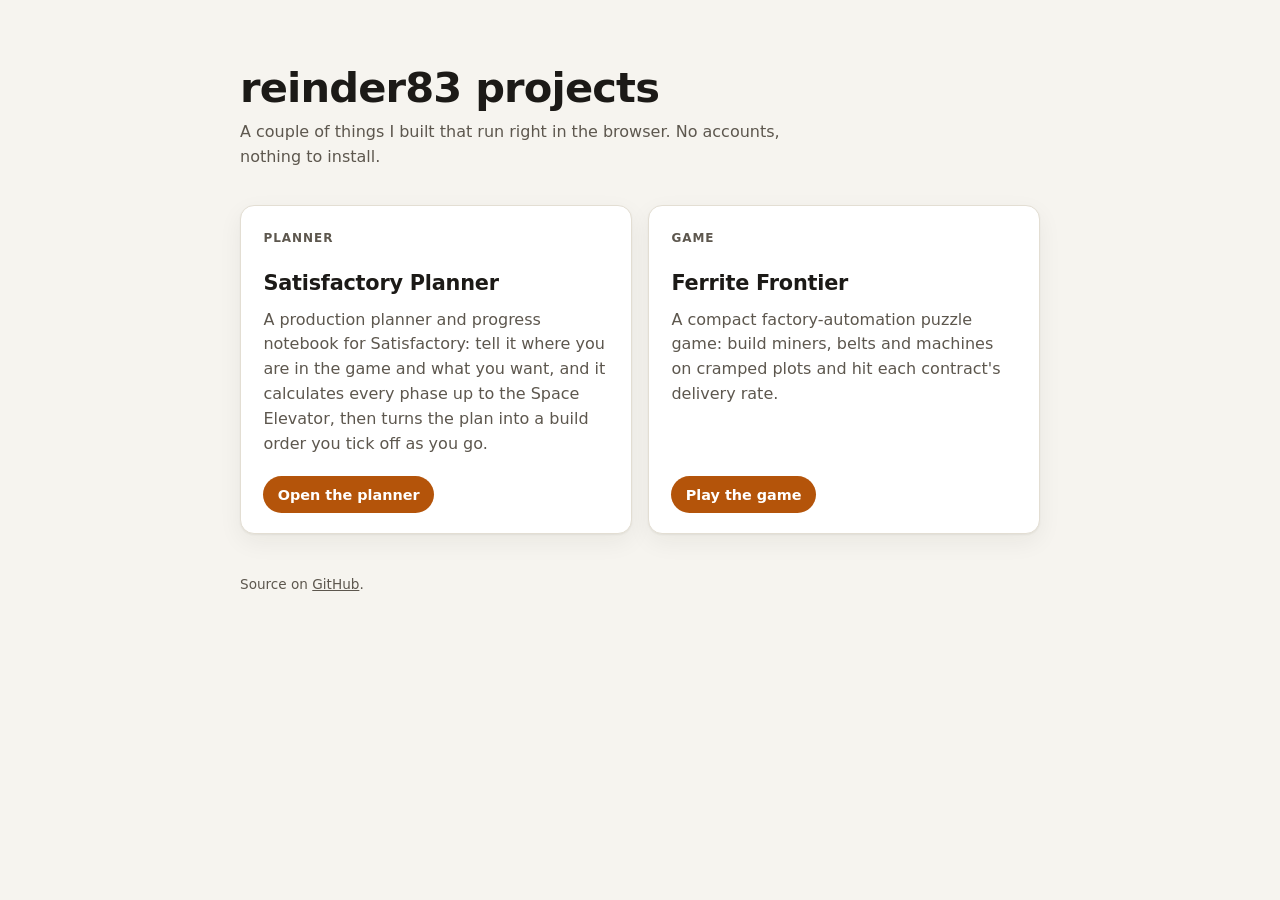
<file: index.html>
<!doctype html>
<html lang="en">
<head>
<meta charset="utf-8">
<meta name="viewport" content="width=device-width, initial-scale=1">
<title>reinder83 projects</title>
<meta name="description" content="Small browser projects by reinder83: a production planner and a factory puzzle game.">
<meta name="color-scheme" content="light dark">
<style>
  :root {
    --page: #f6f4ef;
    --surface: #ffffff;
    --ink: #1c1a17;
    --ink-soft: #5d574e;
    --line: #e3ded3;
    --accent: #b4540a;
    --accent-ink: #ffffff;
    --shadow: 0 1px 2px rgba(28, 26, 23, 0.06), 0 8px 24px rgba(28, 26, 23, 0.06);
  }
  @media (prefers-color-scheme: dark) {
    :root {
      --page: #14130f;
      --surface: #1d1b16;
      --ink: #f1ede4;
      --ink-soft: #a9a294;
      --line: #322f27;
      --accent: #f0a050;
      --accent-ink: #1a1306;
      --shadow: 0 1px 2px rgba(0, 0, 0, 0.4), 0 8px 24px rgba(0, 0, 0, 0.35);
    }
  }
  * { box-sizing: border-box; }
  html { -webkit-text-size-adjust: 100%; }
  body {
    margin: 0;
    background: var(--page);
    color: var(--ink);
    font-family: system-ui, -apple-system, "Segoe UI", Roboto, "Helvetica Neue", Arial, sans-serif;
    line-height: 1.55;
    min-height: 100vh;
  }
  main {
    max-width: 52rem;
    margin: 0 auto;
    padding: 4rem 1rem 3rem;
  }
  header { margin-bottom: 2.25rem; }
  h1 {
    margin: 0 0 0.5rem;
    font-size: clamp(1.9rem, 6vw, 2.6rem);
    line-height: 1.15;
    letter-spacing: -0.02em;
  }
  .lead { margin: 0; color: var(--ink-soft); max-width: 36rem; }
  .cards {
    display: grid;
    grid-template-columns: repeat(auto-fit, minmax(16rem, 1fr));
    gap: 1rem;
    padding: 0;
    margin: 0;
    list-style: none;
  }
  .card {
    display: flex;
    flex-direction: column;
    height: 100%;
    padding: 1.4rem 1.4rem 1.25rem;
    background: var(--surface);
    border: 1px solid var(--line);
    border-radius: 14px;
    box-shadow: var(--shadow);
    color: inherit;
    text-decoration: none;
    transition: transform 0.15s ease, border-color 0.15s ease;
  }
  .card:hover, .card:focus-visible { transform: translateY(-2px); border-color: var(--accent); }
  .card:focus-visible { outline: 2px solid var(--accent); outline-offset: 3px; }
  .kind {
    margin: 0 0 0.6rem;
    font-size: 0.75rem;
    font-weight: 600;
    letter-spacing: 0.08em;
    text-transform: uppercase;
    color: var(--accent);
  }
  .card h2 { margin: 0 0 0.5rem; font-size: 1.3rem; letter-spacing: -0.01em; }
  .card p { margin: 0 0 1.25rem; color: var(--ink-soft); }
  .open {
    margin-top: auto;
    align-self: flex-start;
    padding: 0.45rem 0.9rem;
    border-radius: 999px;
    background: var(--accent);
    color: var(--accent-ink);
    font-size: 0.9rem;
    font-weight: 600;
  }
  footer { margin-top: 2.5rem; font-size: 0.85rem; color: var(--ink-soft); }
  footer a { color: inherit; }
  @media (prefers-reduced-motion: reduce) { .card { transition: none; } }
</style>
</head>
<body>
<main>
  <header>
    <h1>reinder83 projects</h1>
    <p class="lead">A couple of things I built that run right in the browser. No accounts, nothing to install.</p>
  </header>
  <ul class="cards">
    <li>
      <a class="card" href="./satisfactory-planner/">
        <p class="kind">Planner</p>
        <h2>Satisfactory Planner</h2>
        <p>A production planner and progress notebook for Satisfactory: tell it where you are in the game and what you want, and it calculates every phase up to the Space Elevator, then turns the plan into a build order you tick off as you go.</p>
        <span class="open">Open the planner</span>
      </a>
    </li>
    <li>
      <a class="card" href="./ferrite-frontier/">
        <p class="kind">Game</p>
        <h2>Ferrite Frontier</h2>
        <p>A compact factory-automation puzzle game: build miners, belts and machines on cramped plots and hit each contract's delivery rate.</p>
        <span class="open">Play the game</span>
      </a>
    </li>
  </ul>
  <footer>
    Source on <a href="https://github.com/reinder83">GitHub</a>.
  </footer>
</main>
</body>
</html>
</file>
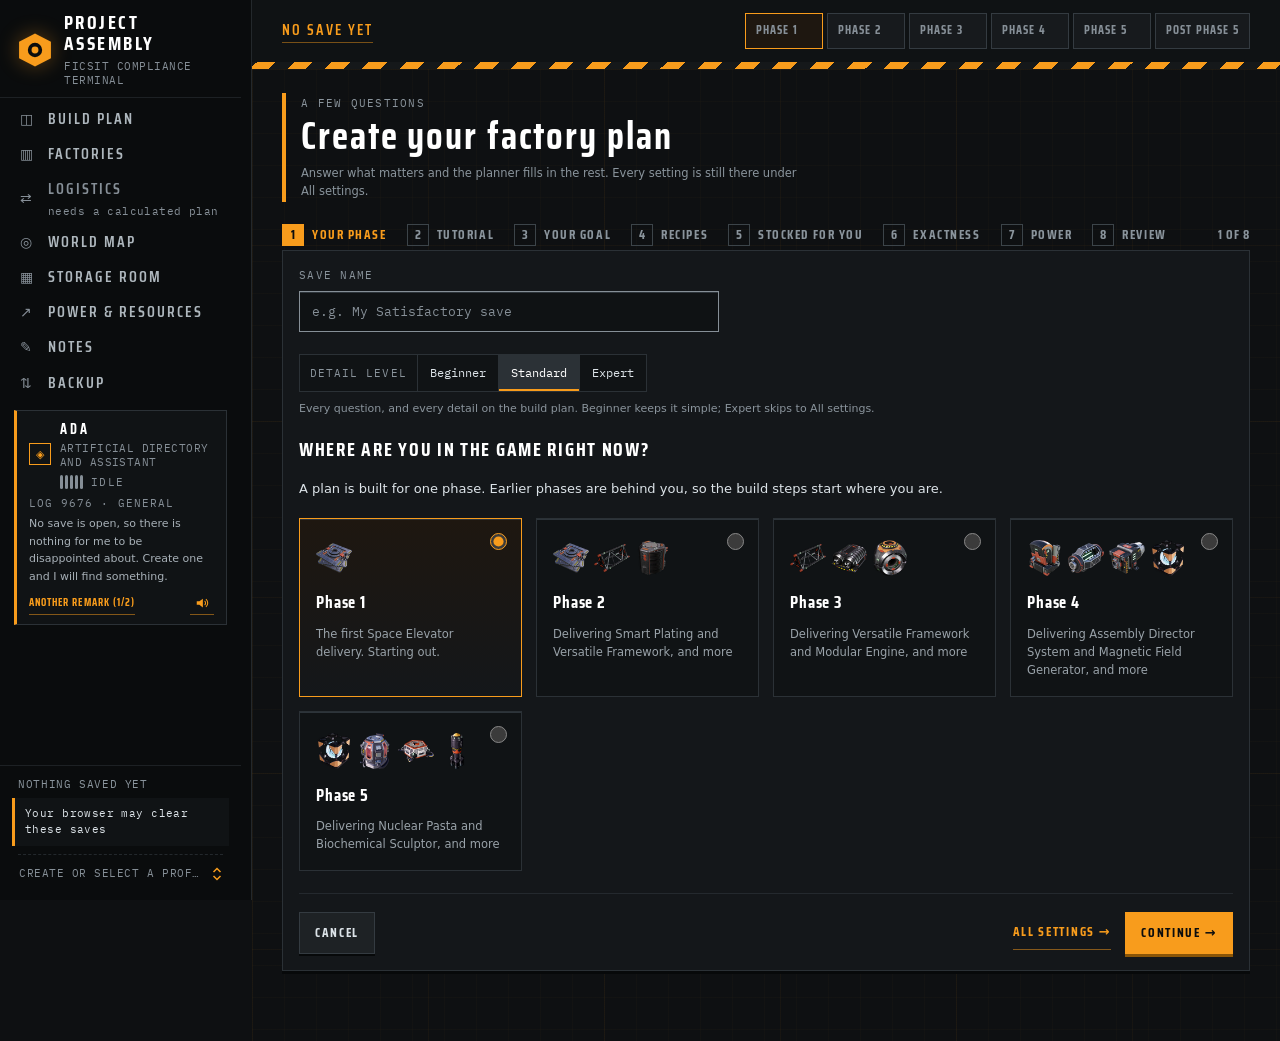
<file: satisfactory-planner/index.html>
<!doctype html>
<html lang="en">
  <head>
    <meta charset="utf-8" />
    <meta name="viewport" content="width=device-width,initial-scale=1" />
    <meta name="theme-color" content="#0b0d0e" />
    <meta name="description" content="Your Satisfactory factory, storage and phase checklist." />
    <title>Project Assembly · Satisfactory Planner</title>
    <link rel="icon" href="./favicon.svg" type="image/svg+xml" />
    <link
      rel="preload"
      href="./fonts/saira-condensed-700.woff2"
      as="font"
      type="font/woff2"
      crossorigin
    />
    <link
      rel="preload"
      href="./fonts/ibm-plex-mono-400.woff2"
      as="font"
      type="font/woff2"
      crossorigin
    />
    <link rel="stylesheet" href="./style.css" />
    <link rel="modulepreload" href="./app.js" />
    <link rel="modulepreload" href="./browser-api.js" />
    <link rel="modulepreload" href="./browser-store.js" />
    <link rel="modulepreload" href="./handbook-migration.js" />
    <link rel="modulepreload" href="./state.js" />
    <link rel="modulepreload" href="./state/validate.js" />
    <link rel="modulepreload" href="./preferences.js" />
    <link rel="modulepreload" href="./preferences/storage.js" />
    <link rel="modulepreload" href="./preferences/world.js" />
    <link rel="modulepreload" href="./preferences/fuels.js" />
    <link rel="modulepreload" href="./preferences/help.js" />
    <link rel="modulepreload" href="./preferences/objective.js" />
    <link rel="modulepreload" href="./preferences/glossary.js" />
    <link rel="modulepreload" href="./preferences/guided.js" />
    <link rel="modulepreload" href="./preferences/extraction.js" />
    <link rel="modulepreload" href="./preferences/presets.js" />
    <link rel="modulepreload" href="./preferences/mining.js" />
    <link rel="modulepreload" href="./preferences/build-costs.js" />
    <link rel="modulepreload" href="./somersloops.js" />
    <link rel="modulepreload" href="./wording.js" />
    <link rel="modulepreload" href="./numbers.js" />
    <link rel="modulepreload" href="./state/alternates.js" />
    <link rel="modulepreload" href="./state/items.js" />
    <link rel="modulepreload" href="./state/trains.js" />
    <link rel="modulepreload" href="./state/mutate.js" />
    <link rel="modulepreload" href="./state/carry.js" />
    <link rel="modulepreload" href="./progression.js" />
    <link rel="modulepreload" href="./shards.js" />
    <link rel="modulepreload" href="./mining.js" />
    <link rel="modulepreload" href="./power-steps.js" />
    <link rel="modulepreload" href="./power.js" />
    <link rel="modulepreload" href="./state/built-match.js" />
    <link rel="modulepreload" href="./state/factory-groups.js" />
    <link rel="modulepreload" href="./state/rename-offer.js" />
    <link rel="modulepreload" href="./state/stale-pins.js" />
    <link rel="modulepreload" href="./state/summary.js" />
    <link rel="modulepreload" href="./state/restore.js" />
    <link rel="modulepreload" href="./state/figures.js" />
    <link rel="modulepreload" href="./transfer.js" />
    <link rel="modulepreload" href="./reviewed-plans.js" />
    <link rel="modulepreload" href="./ada.js" />
    <link rel="modulepreload" href="./storage-room.js" />
    <link rel="modulepreload" href="./step-table.js" />
    <script src="./browser-mode.js"></script><script type="module" src="./app.js"></script>
  </head>
  <body>
    <a href="#main" class="skip">Skip to planner</a>
    <div id="app"><div class="loading">Opening your factory notebook…</div></div>
    <div id="toast" role="status" aria-live="polite"></div>
    <div id="announce" class="visually-hidden" role="status" aria-live="polite"></div>
    <dialog id="detail" aria-labelledby="detail-title"></dialog>
    <dialog
      id="confirm"
      role="alertdialog"
      aria-modal="true"
      aria-labelledby="confirm-title"
      aria-describedby="confirm-body"
    ></dialog>
    <noscript>This planner needs JavaScript to save checklist progress.</noscript>
  </body>
</html>
</file>
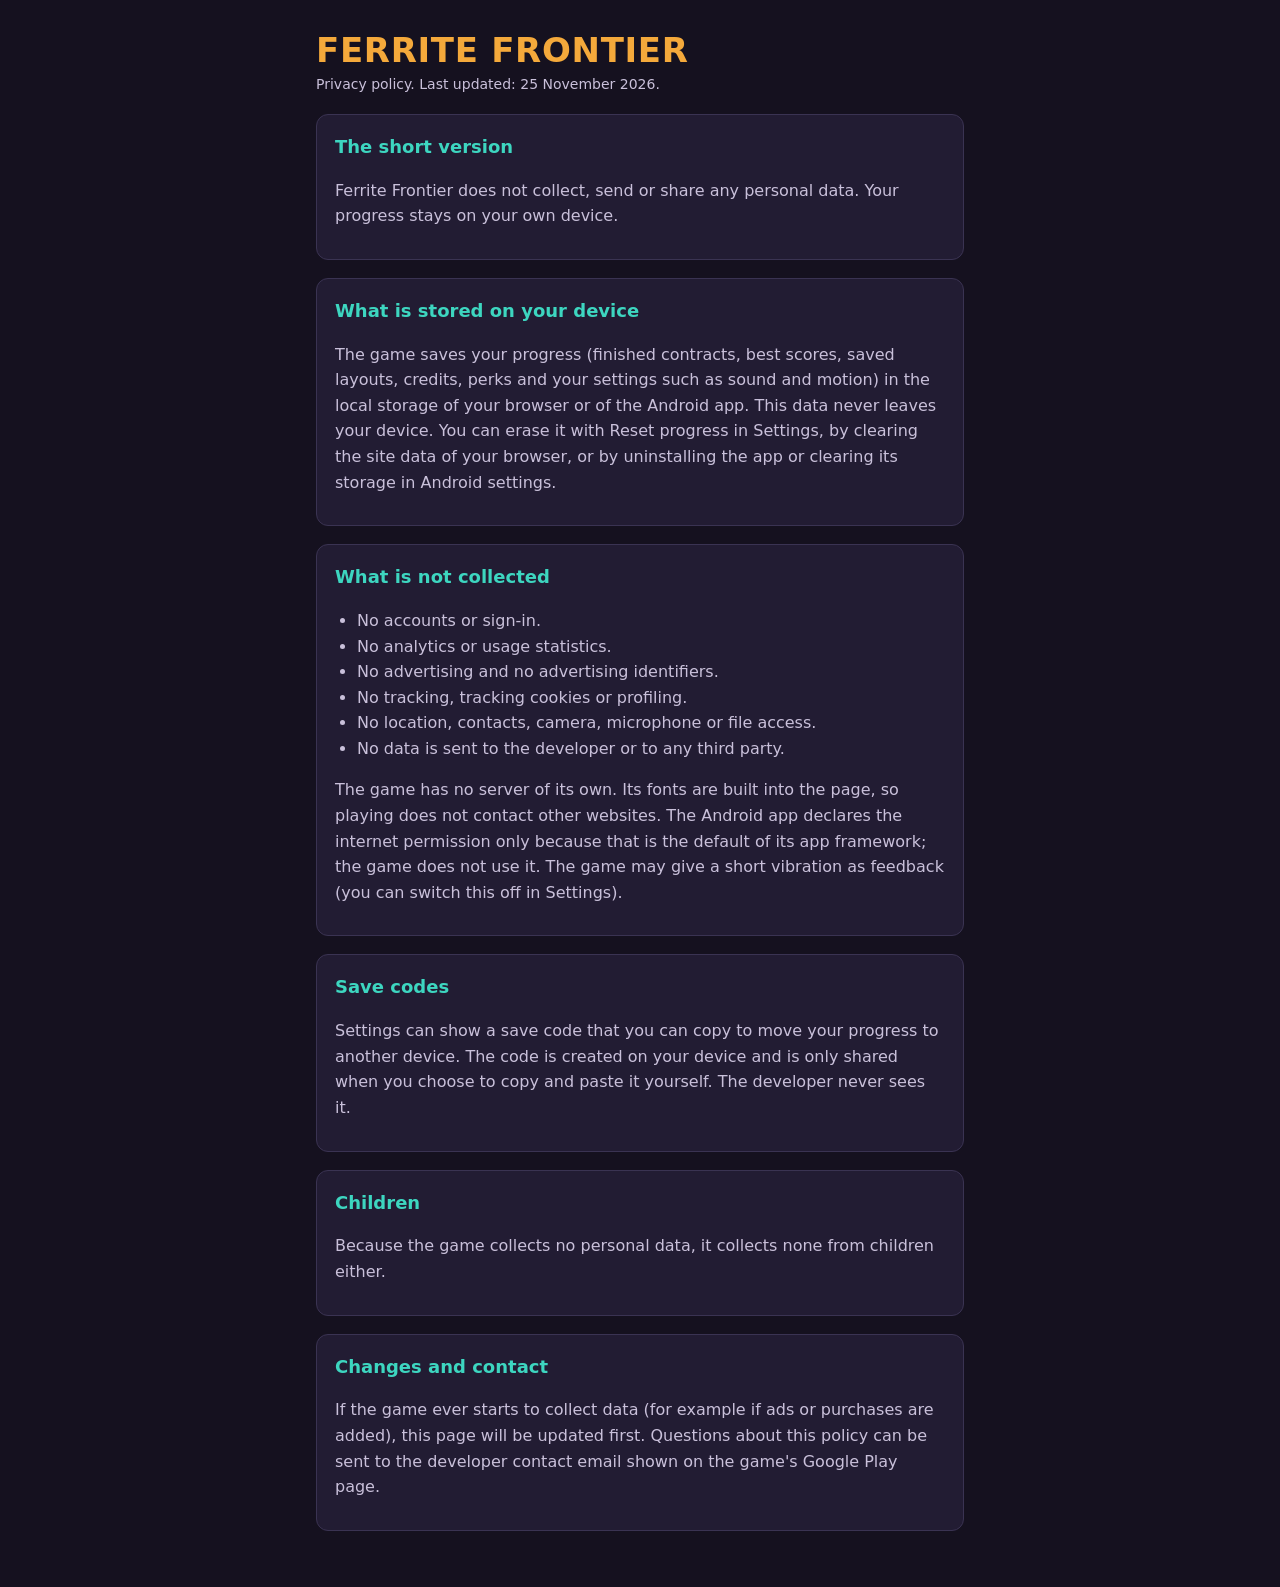
<file: ferrite-frontier/privacy.html>
<!doctype html>
<html lang="en">
<head>
<meta charset="utf-8">
<meta name="viewport" content="width=device-width, initial-scale=1">
<title>Ferrite Frontier: Privacy policy</title>
<meta name="robots" content="index,follow">
<style>
:root { --bg: #15111f; --panel: #221c33; --line: #3a3352; --text: #f3eefa; --text-2: #c9c0da; --amber: #f4a93b; --teal: #3dd6c0; }
* { box-sizing: border-box; }
body { margin: 0; background: var(--bg); color: var(--text); font: 16px/1.6 system-ui, 'Segoe UI', -apple-system, Roboto, sans-serif; }
main { max-width: 680px; margin: 0 auto; padding: 32px 16px 56px; }
h1 { font: 800 34px/1.1 'Arial Narrow', 'Roboto Condensed', system-ui, sans-serif; letter-spacing: .02em; text-transform: uppercase; color: var(--amber); margin: 0 0 4px; }
h2 { font-size: 18px; margin: 14px 0 6px; color: var(--teal); }
p, li { color: var(--text-2); }
ul { padding-left: 22px; }
section { background: var(--panel); border: 1px solid var(--line); border-radius: 12px; padding: 4px 18px 14px; margin-top: 18px; }
a { color: var(--amber); }
.updated { color: var(--text-2); margin: 0; font-size: 14px; }
</style>
</head>
<body>
<main>
<h1>Ferrite Frontier</h1>
<p class="updated">Privacy policy. Last updated: 25 November 2026.</p>

<section>
<h2>The short version</h2>
<p>Ferrite Frontier does not collect, send or share any personal data. Your progress stays on your own device.</p>
</section>

<section>
<h2>What is stored on your device</h2>
<p>The game saves your progress (finished contracts, best scores, saved layouts, credits, perks and your settings such as sound and motion) in the local storage of your browser or of the Android app. This data never leaves your device. You can erase it with Reset progress in Settings, by clearing the site data of your browser, or by uninstalling the app or clearing its storage in Android settings.</p>
</section>

<section>
<h2>What is not collected</h2>
<ul>
<li>No accounts or sign-in.</li>
<li>No analytics or usage statistics.</li>
<li>No advertising and no advertising identifiers.</li>
<li>No tracking, tracking cookies or profiling.</li>
<li>No location, contacts, camera, microphone or file access.</li>
<li>No data is sent to the developer or to any third party.</li>
</ul>
<p>The game has no server of its own. Its fonts are built into the page, so playing does not contact other websites. The Android app declares the internet permission only because that is the default of its app framework; the game does not use it. The game may give a short vibration as feedback (you can switch this off in Settings).</p>
</section>

<section>
<h2>Save codes</h2>
<p>Settings can show a save code that you can copy to move your progress to another device. The code is created on your device and is only shared when you choose to copy and paste it yourself. The developer never sees it.</p>
</section>

<section>
<h2>Children</h2>
<p>Because the game collects no personal data, it collects none from children either.</p>
</section>

<section>
<h2>Changes and contact</h2>
<p>If the game ever starts to collect data (for example if ads or purchases are added), this page will be updated first. Questions about this policy can be sent to the developer contact email shown on the game's Google Play page.</p>
</section>
</main>
</body>
</html>
</file>
<file: satisfactory-planner/style.css>
@font-face{font-family:Saira Condensed;font-style:normal;font-weight:600;font-display:swap;src:url(./fonts/saira-condensed-600.woff2) format("woff2")}@font-face{font-family:Saira Condensed;font-style:normal;font-weight:700;font-display:swap;src:url(./fonts/saira-condensed-700.woff2) format("woff2")}@font-face{font-family:IBM Plex Mono;font-style:normal;font-weight:400;font-display:swap;src:url(./fonts/ibm-plex-mono-400.woff2) format("woff2")}@font-face{font-family:IBM Plex Mono;font-style:normal;font-weight:600;font-display:swap;src:url(./fonts/ibm-plex-mono-600.woff2) format("woff2")}:root{color-scheme:dark;font-family:IBM Plex Mono,ui-monospace,Consolas,monospace;font-size:13px;line-height:1.55;color:#dce3e8;background:#0b0d0e;--bg: #0e1012;--bg2: #0a0c0d;--panel: #14171a;--panel2: #101315;--raise: linear-gradient(180deg, #1b1f22, #14171a);--bar: linear-gradient(180deg, #22272b, #191d20);--line: #2b3136;--line2: #23282c;--line3: #262c31;--row: #1d2225;--ink: #dce3e8;--bright: #ffffff;--muted: #8a949c;--dim: #868f97;--kicker: #8a949c;--accent: #f89c1c;--accent-hi: #ffb143;--accent-sh: #8a5507;--green: #6ee7a8;--red: #ea6a52;--blue: #8fb7e8;--gold: #ffd79b;--warm-border: #4a3a1c;--drop: 0 3px 0 #07090a;--head: "Saira Condensed", "Arial Narrow", system-ui, sans-serif;--mono: "IBM Plex Mono", ui-monospace, Consolas, monospace;--sans: system-ui, -apple-system, "Segoe UI", Roboto, "Helvetica Neue", Arial, sans-serif;--hazard: repeating-linear-gradient( 135deg, #f89c1c 0px, #f89c1c 13px, #15181a 13px, #15181a 26px );font-synthesis:none}*{box-sizing:border-box}body{margin:0;background:var(--bg)}::-webkit-scrollbar{width:11px;height:11px}::-webkit-scrollbar-track{background:#0d0f11}::-webkit-scrollbar-thumb{background:#2c3338;border:2px solid #0d0f11}button,input,select,textarea{font:inherit;color:inherit}button,a,input,select,summary{touch-action:manipulation}button{cursor:pointer}:where(input:not([type=checkbox],[type=radio],[type=file],[type=hidden],.visually-hidden),select){min-height:24px}summary{min-height:24px}@media(max-width:720px){:where(input:not([type=checkbox],[type=radio],[type=file],[type=hidden],.visually-hidden),select){min-height:44px}}button:disabled,button[aria-disabled=true],input[aria-disabled=true],select[aria-disabled=true],textarea[aria-disabled=true]{cursor:default;opacity:.6}button[aria-disabled=true],input[aria-disabled=true],select[aria-disabled=true],textarea[aria-disabled=true]{cursor:wait}a{color:var(--accent);text-decoration:none;border-bottom:1px dotted rgba(248,156,28,.5)}a:hover{color:var(--accent-hi);border-bottom-color:var(--accent-hi)}button:focus-visible,a:focus-visible,summary:focus-visible,input:focus-visible,select:focus-visible,textarea:focus-visible{outline:2px solid var(--accent-hi);outline-offset:2px}h1[tabindex="-1"]:focus,h2[tabindex="-1"]:focus{outline:none}input[type=checkbox],input[type=radio]{accent-color:var(--accent)}@keyframes fx-blink{0%,55%{opacity:1}56%,to{opacity:.2}}.skip{position:absolute;top:-60px;z-index:99;background:var(--accent);color:#0b0d0e;padding:12px;font-family:var(--head);font-weight:700;letter-spacing:.1em;text-transform:uppercase;border-bottom:0}.skip:focus{top:0}.visually-hidden{position:absolute;width:1px;height:1px;margin:-1px;padding:0;border:0;overflow:hidden;clip-path:inset(50%);white-space:nowrap}.layout{display:grid;grid-template-columns:252px minmax(0,1fr);min-height:100vh}.sidebar{background:var(--bg2);color:var(--ink);border-right:1px solid var(--line2);padding:18px 0 16px;position:sticky;top:0;height:100vh;display:flex;flex-direction:column;overflow-y:auto}.brand{font-family:var(--head);font-weight:700;font-size:19px;letter-spacing:.13em;line-height:1.1;text-transform:uppercase;color:var(--bright);display:flex;align-items:center;gap:12px;padding:0 18px 16px;border-bottom:1px solid #1d2124}.brand img{width:34px;filter:drop-shadow(0 0 10px rgba(248,156,28,.35))}.eyebrow{text-transform:uppercase;font-size:10.5px;letter-spacing:.12em;text-wrap:balance;font-weight:400;color:var(--kicker);font-family:IBM Plex Mono,ui-monospace,monospace}.sidebar .eyebrow{color:var(--dim);margin-top:5px;font-size:10.5px;letter-spacing:.05em;line-height:1.35}.nav{display:grid;gap:1px;margin-top:10px}.nav a{text-decoration:none;display:flex;gap:12px;align-items:center;padding:12px 16px 12px 13px;border-bottom:0;border-left:3px solid transparent;color:#aeb7bd;font-family:var(--head);font-size:15.5px;font-weight:600;letter-spacing:.13em;text-transform:uppercase}.nav a.active{background:#171b1e;color:var(--bright);border-left-color:var(--accent)}.nav a:hover{background:#14181b;color:var(--bright)}.nav-label{display:flex;flex-direction:column;gap:2px;min-width:0}.nav a.dim:not(.active){color:var(--dim)}.nav-needs{font-family:IBM Plex Mono,ui-monospace,monospace;font-size:10.5px;font-weight:400;letter-spacing:.04em;text-transform:none;color:var(--dim)}.navicon{width:20px;text-align:center;font-family:IBM Plex Mono,ui-monospace,monospace;font-size:14px;font-weight:400;letter-spacing:0;line-height:1;color:var(--dim);flex:none}.nav a.active .navicon{color:var(--accent)}.save-status{margin-top:auto;font-size:10.5px;letter-spacing:.06em;text-transform:uppercase;color:var(--muted);display:flex;align-items:center;gap:8px;padding:16px 18px 0;border-top:1px solid #1d2124}.save-card{margin:8px 12px 0;padding:8px 10px;border-left:3px solid var(--dim);background:var(--panel2);font-size:10.5px;letter-spacing:.04em;line-height:1.5;color:var(--muted);display:flex;flex-direction:column;align-items:flex-start;gap:2px}.save-card-lead{color:var(--ink)}.save-card.is-warn{border-left-color:var(--accent)}.save-card.is-warn .save-card-age{color:var(--accent)}.save-card.is-ok{border-left-color:var(--green)}.save-card.is-ok .save-card-age{color:var(--green)}.save-card-export{margin-top:6px;padding:4px 10px;min-height:24px;font-size:11px}.backup-status .small{color:inherit}.dot{width:7px;height:7px;background:var(--green);display:inline-block;flex:none;animation:fx-blink 2.6s steps(1) infinite}.save-status.is-not-saved{color:var(--red)}.save-status.is-not-saved .dot{background:var(--red);animation:none}.sidebar-foot{margin:12px 18px 0;border-top:1px dashed var(--line2);padding-top:12px;font-size:10.5px;color:var(--dim);line-height:1.85;text-transform:uppercase;letter-spacing:.05em}.sidebar-foot a{color:var(--gold)}.sidebar-foot .action-menu{display:block}.profile-switcher{position:relative;display:block;width:calc(100% + 16px);margin:-6px -8px 0;padding:6px 26px 6px 8px;border:1px solid transparent;background:none;text-align:left;color:inherit;font-size:inherit;line-height:inherit;letter-spacing:inherit;text-transform:inherit;overflow-wrap:anywhere}.profile-switcher-name{display:inline-block;max-width:100%;overflow:hidden;text-overflow:ellipsis;white-space:nowrap;vertical-align:top}.profile-switcher:hover,.profile-switcher[aria-expanded=true]{border-color:var(--line);background:var(--panel2);color:var(--ink)}.profile-switcher-icon{position:absolute;top:9px;right:8px;fill:none;stroke:var(--accent);stroke-width:1.5}.sidebar-foot .action-menu-list{inset:auto -8px 100%;min-width:0;margin:0 0 6px;max-height:70vh;overflow-y:auto;text-transform:none;letter-spacing:normal;line-height:1.4}.sidebar-foot .action-menu-list .btn{white-space:normal;overflow-wrap:anywhere;text-align:left;padding:8px 12px}.action-menu-group{display:flex;flex-direction:column;gap:6px;padding-bottom:8px;border-bottom:1px solid var(--line)}.plan-settings .plan-settings-open{width:100%;justify-content:flex-start}.plan-settings p{margin:0;color:var(--ink);overflow-wrap:anywhere}.action-menu-list [aria-checked=true]{border-color:var(--accent);color:var(--bright)}.action-menu-mark{flex:none;margin-left:auto;font-family:IBM Plex Mono,ui-monospace,monospace;font-size:10.5px;font-weight:400;letter-spacing:.08em;color:var(--accent)}.ada{margin:16px 14px 0;border:1px solid var(--line);border-left:3px solid var(--accent);background:var(--panel2);padding:10px 12px 11px}.ada[data-tone=warn]{border-left-color:var(--red)}.ada[data-tone=praise]{border-left-color:var(--green)}.ada-head{display:flex;align-items:center;gap:9px;margin-bottom:8px}.ada-head b{display:block;font-family:var(--head);font-size:14px;font-weight:700;letter-spacing:.2em;color:var(--bright)}.ada-head .eyebrow{margin-top:1px;font-size:10.5px;letter-spacing:.04em;line-height:1.35}.ada-mark{width:22px;height:22px;flex:none;display:grid;place-items:center;border:1px solid var(--accent);color:var(--accent);font-size:10.5px;animation:fx-blink 3.4s steps(1) infinite}.ada[data-tone=warn] .ada-mark{border-color:var(--red);color:var(--red)}.ada[data-tone=praise] .ada-mark{border-color:var(--green);color:var(--green)}.ada[data-tone=fault]{border-color:#24323f;border-left-color:var(--blue);background:#0c1116}.ada[data-tone=fault] .ada-head b{color:var(--blue);letter-spacing:.32em}.ada[data-tone=fault] .ada-mark{border-color:var(--blue);color:var(--blue);animation:fx-blink .5s steps(1) infinite}.ada[data-tone=fault] .ada-line{color:#93a7b8}.ada-line{margin:0;font-size:11px;line-height:1.75;color:#a7b0b7;text-wrap:pretty}.ada-tools{display:flex;gap:14px;margin-top:9px}.ada-tools .btn.quiet{padding:2px 0;font-size:10.5px;letter-spacing:.1em}.ada-line:empty{display:none}.ada{--ada-mood: var(--blue)}.ada[data-mood=concerned]{--ada-mood: var(--accent)}.ada[data-mood=satisfied]{--ada-mood: var(--green)}.ada[data-mood=idle],.ada.is-off{--ada-mood: var(--dim)}.ada[data-mood=garbled]{--ada-mood: var(--red)}.ada-moodline{display:flex;align-items:center;gap:8px;margin-top:4px}.ada-mood{font-size:10.5px;letter-spacing:.12em;color:var(--ada-mood)}.ada-wave{display:flex;align-items:center;gap:2px;height:16px}.ada-wave i{display:block;width:3px;height:14px;border-radius:2px;background:var(--ada-mood);transform-origin:center;animation:ada-wave 1.1s ease-in-out infinite}.ada-wave i:nth-child(2){animation-delay:.15s}.ada-wave i:nth-child(3){animation-delay:.3s}.ada-wave i:nth-child(4){animation-delay:.45s}.ada-wave i:nth-child(5){animation-delay:.6s}.ada.is-off .ada-wave i{height:3px;animation:none}@keyframes ada-wave{0%,to{transform:scaleY(.35)}50%{transform:scaleY(1)}}.ada-stamp{margin-bottom:4px;font-size:10.5px;letter-spacing:.1em;color:var(--dim)}.ada-action{margin-top:9px}.ada-tools{align-items:center;flex-wrap:wrap}.ada-pending{font-size:10.5px;letter-spacing:.06em;color:var(--ink)}.ada-dot{color:var(--accent)}.ada-speaker{margin-left:auto;display:inline-flex;align-items:center;min-width:24px;min-height:24px}.ada-chatter{margin-top:9px;padding-top:8px;border-top:1px solid var(--line2)}.ada-chatter-label{font-size:10.5px;letter-spacing:.14em;text-transform:uppercase;color:var(--dim)}.ada-chatter-choices{display:flex;margin-top:5px;border:1px solid var(--line)}.ada-chatter-choices button{flex:1;min-height:32px;padding:0 4px;border:0;background:transparent;color:var(--ink);font-family:var(--head);font-size:12px;font-weight:600;letter-spacing:.06em;text-transform:uppercase;cursor:pointer}.ada-chatter-choices button[aria-pressed=true]{background:var(--accent);color:#0b0d0e;font-weight:700}.ada-chatter-hint{margin:6px 0 0;font-size:10.5px;line-height:1.5;color:var(--dim)}.ada-ticker,.ada-strip{display:none}@media(prefers-reduced-motion:reduce){.dot,.ada-mark,.ada[data-tone] .ada-mark,.ada-wave i{animation:none}.sidebar{transition:none!important}}.topbar-lead,.btn.drawer-close,.drawer-backdrop{display:none}.topbar{padding:13px clamp(14px,2.4vw,30px);display:flex;justify-content:space-between;align-items:center;background:#0f1214;gap:16px;border-bottom:7px solid;border-image:var(--hazard) 7}.breadcrumbs{color:#9aa3aa;font-family:var(--head);font-size:15px;font-weight:600;letter-spacing:.14em;text-transform:uppercase}.topbar .breadcrumbs{min-width:0;display:flex;align-items:baseline;gap:10px}.breadcrumbs .crumb-save{flex:0 3 auto;min-width:3em}.crumb-sep{color:var(--dim)}.breadcrumbs .crumb-profile{flex:0 1 auto;min-width:0;display:inline-flex;align-items:baseline;gap:6px;padding:2px 8px;border:1px solid #343b41;color:var(--ink)}.crumb-profile-name{min-width:0;overflow:hidden;text-overflow:ellipsis}.breadcrumbs .crumb-profile[data-date]:after{content:"· " attr(data-date);flex:none;color:var(--muted);font-size:11px;letter-spacing:.06em}.breadcrumbs a{color:var(--accent);border-bottom:1px solid rgba(248,156,28,.45);display:inline-block;max-width:100%;overflow:hidden;text-overflow:ellipsis;white-space:nowrap;vertical-align:top}.topbar select{border:1px solid var(--dim);background:#171a1d;color:var(--bright);box-shadow:inset 0 1px #2d343a;padding:8px 12px;font-family:var(--head);font-size:14px;font-weight:600;letter-spacing:.1em;text-transform:uppercase}.topbar label{font-size:10.5px;letter-spacing:.12em;color:var(--dim);text-transform:uppercase;display:flex;align-items:center;gap:10px;white-space:nowrap}.topbar-tools{display:flex;align-items:center;flex-wrap:wrap;justify-content:flex-end;gap:8px 12px}.phase-track{display:flex;gap:4px}.topbar .phase-track-seg{position:relative;display:flex;flex-direction:column;align-items:stretch;gap:6px;min-width:78px;padding:7px 10px 8px;border:1px solid #343b41;background:#171a1d;font-family:var(--head);font-size:12px;font-weight:700;letter-spacing:.1em;color:var(--muted);text-align:left;text-transform:uppercase;white-space:nowrap;cursor:pointer}.topbar .phase-track-seg:hover{color:var(--bright)}.topbar .phase-track-seg.current{border-color:var(--accent);background:#1e1710;color:var(--accent)}.topbar .phase-track-seg.working:not(.current){border-color:var(--accent);border-style:dashed}.topbar .phase-track-seg:disabled{cursor:default;color:var(--dim);opacity:1}.topbar .phase-track-seg{flex-wrap:wrap;flex-direction:row;align-items:baseline;column-gap:8px}.topbar .phase-track-pct{margin-left:auto;font-size:11px;letter-spacing:.04em;color:var(--muted)}.topbar .phase-track-seg.current .phase-track-pct{color:var(--accent)}.topbar .phase-track-bar{flex:1 0 100%;display:block;height:3px;background:#0b0d0e}.topbar .phase-track-bar>span{display:block;height:100%;background:var(--green)}.topbar .phase-track-seg.current .phase-track-bar>span{background:var(--accent)}.topbar .phase-select{display:none}.topbar .work-on-phase{padding:7px 12px;font-size:12px;white-space:nowrap}.topbar .save-status{display:none;margin:0 0 0 auto;padding:0;border:0;white-space:nowrap}.save-label{display:inline-grid}.save-label>span{grid-area:1 / 1}.save-label>[aria-hidden]{visibility:hidden}.workspace{padding:24px clamp(14px,2.4vw,30px) 70px;max-width:1660px;margin:auto;background-image:linear-gradient(rgba(248,156,28,.045) 1px,transparent 1px),linear-gradient(90deg,rgba(248,156,28,.045) 1px,transparent 1px),linear-gradient(rgba(248,156,28,.02) 1px,transparent 1px),linear-gradient(90deg,rgba(248,156,28,.02) 1px,transparent 1px);background-size:176px 176px,176px 176px,32px 32px,32px 32px}h1{font-family:var(--head);font-size:clamp(28px,3.4vw,38px);font-weight:700;letter-spacing:.05em;line-height:1.05;color:var(--bright);margin:6px 0 8px;overflow-wrap:anywhere}h2{font-family:var(--head);font-size:19px;font-weight:700;letter-spacing:.09em;color:var(--bright);margin:0 0 14px;text-transform:uppercase}h3{font-family:var(--head);font-size:16px;font-weight:700;letter-spacing:.09em;color:var(--bright);margin:0 0 9px;text-transform:uppercase}p{line-height:1.7;margin:8px 0 14px}p,.notice,.subtitle,.session-intro{font-family:var(--sans)}p.eyebrow,table p,table .notice,p[data-station-count],p[data-power-peak],p.power-headline,p[data-proposal-rates]{font-family:var(--mono)}.subtitle{color:var(--muted);font-size:11.5px;max-width:76ch;text-wrap:pretty;overflow-wrap:anywhere}.muted{color:var(--muted)}.prose{font-family:var(--sans)}.small{font-size:11px}.heading-row{display:flex;justify-content:space-between;align-items:end;gap:16px;margin-bottom:22px;border-left:4px solid var(--accent);padding:2px 0 2px 15px}.badge{padding:4px 8px;font-size:10.5px;font-weight:400;letter-spacing:.08em;text-transform:uppercase;background:transparent;border:1px solid #3c4449;color:var(--muted);white-space:nowrap;font-family:IBM Plex Mono,ui-monospace,monospace}.badge.orange{border-color:#f89c1c80;color:var(--accent);background:#f89c1c0f}.badge.green{border-color:#6ee7a866;color:var(--green);background:#6ee7a80f}.stats{display:grid;grid-template-columns:repeat(4,minmax(0,1fr));gap:13px;margin:24px 0 26px}.stat{background:var(--raise);border:1px solid var(--line);box-shadow:inset 0 1px #363d43,var(--drop);padding:14px 15px 13px;position:relative}.stat:before{content:"";position:absolute;top:-1px;left:-1px;right:-1px;height:2px;background:var(--accent)}.stat strong{display:block;font-family:var(--head);font-size:31px;font-weight:700;line-height:1.1;color:var(--bright);margin:7px 0 5px}.stat small{font-size:10.5px;color:var(--dim);text-wrap:pretty}.stat .eyebrow{font-size:10.5px;letter-spacing:.08em}.stat .fraction{font-size:15px;color:var(--muted);font-weight:600}.split{display:grid;grid-template-columns:minmax(0,1fr) 316px;gap:20px;align-items:start}.panel{border:1px solid var(--line);background:var(--panel);box-shadow:var(--drop);padding:16px}.panel+.panel{margin-top:16px}.panel>h2:first-child,.panel>.section-head:first-child{margin:-16px -16px 15px;padding:11px 15px;background:var(--bar);border-bottom:1px solid var(--line)}.panel>h2:first-child,.panel .section-head h2{font-size:15px;letter-spacing:.18em;margin-bottom:0}.section-head{display:flex;justify-content:space-between;align-items:center;margin-bottom:14px;gap:12px}.section-head h2{margin:0}.head-actions{display:flex;flex-wrap:wrap;justify-content:flex-end;align-items:center;gap:8px}.build-intro{margin:0 0 12px}.build-intro p{margin:0 0 8px}.build-intro-actions{display:flex;flex-wrap:wrap;align-items:center;gap:8px 12px}.head-with-help{display:flex;align-items:center;gap:8px;min-width:0}.task.lead{background:linear-gradient(180deg,#1e1710,#14171a);box-shadow:inset 3px 0 0 var(--accent);padding:16px 18px;row-gap:8px}.task.lead .step-no{grid-column:1 / -1;font-size:10.5px;letter-spacing:.12em;color:#c99248;text-transform:uppercase}.task.lead summary,.lead-done b{color:var(--gold);font-size:20px;text-wrap:pretty}.task.lead p{color:#9b968c}.task.lead .lead-done-btn,.task.lead .task-link{display:inline-flex;margin:12px 12px 0 0}.task.lead .lead-then{display:inline-block;margin-top:12px;color:var(--muted);overflow-wrap:anywhere}.task.lead.is-complete{grid-template-columns:minmax(0,1fr)}.lead-done b{display:block;font-family:var(--head);font-weight:600;letter-spacing:.05em}.done-group{margin-top:12px}.done-group>summary{width:fit-content;padding:8px 0;font-family:var(--head);font-size:13px;font-weight:700;letter-spacing:.13em;text-transform:uppercase;color:var(--muted);cursor:pointer}.done-group>summary:hover{color:var(--bright)}.done-group>.checklist{margin-top:6px}.checklist-tools{display:flex;gap:14px;align-items:center;flex-wrap:wrap;margin:0 0 12px}.checklist-tools .search{flex:1;min-width:160px;padding:9px 12px}.checklist{display:grid;gap:1px;background:var(--row);border:1px solid var(--line);box-shadow:var(--drop)}.task{background:var(--panel);padding:12px 15px;display:grid;grid-template-columns:20px 26px minmax(0,1fr);gap:12px;align-items:start}.task:has(input:checked){background:#101315}.task.is-leaving{opacity:0;transition:opacity .2s ease-out}@media(prefers-reduced-motion:reduce){.task.is-leaving{transition:none}}.task details{overflow-wrap:anywhere}.task input[type=checkbox],.check-row input{width:18px;height:18px;margin:3px 0;flex:none}.task-check{display:grid;place-items:center;width:24px;height:24px;margin:0 -3px;cursor:pointer}.task-check input[type=checkbox]{margin:0}@media(max-width:720px){.task-check{width:44px;height:44px;margin:-10px -13px}.check-row{min-height:44px}}.task summary{font-family:var(--head);font-size:16.5px;font-weight:600;letter-spacing:.05em;color:#e6ecf0;cursor:pointer;list-style:none;line-height:1.35}.task summary:after{content:"+";float:right;color:var(--dim);margin-left:10px;font-family:IBM Plex Mono,ui-monospace,monospace}.task details[open] summary:after{content:"−"}.task summary:hover{color:var(--bright)}.task p{font-size:11.5px;color:#99a2a9;margin:9px 0 2px;line-height:1.65;text-wrap:pretty}.step-table table{width:100%;border-collapse:collapse;margin:8px 0 4px;font-size:12px;color:var(--ink)}.step-table{max-width:100%;overflow-x:auto;container:step-table / inline-size}.step-table th,.step-table td{text-align:left;vertical-align:top;padding:5px 6px;border-bottom:1px solid var(--line2);overflow-wrap:normal}.step-table thead th{font-weight:600;color:var(--muted);border-bottom-color:var(--line);white-space:nowrap}.step-table tbody th{font-weight:600;color:var(--bright)}.step-table:focus-visible{outline:2px solid var(--accent-hi);outline-offset:2px}.step-table tfoot th,.step-table tfoot td{font-weight:600;border-top:1px solid var(--line);border-bottom:0}.step-table td.short{white-space:nowrap}.step-table tbody tr:nth-child(2n){background:var(--row)}@container step-table (max-width: 480px){.step-table table,.step-table tbody,.step-table tfoot,.step-table th,.step-table td{display:block;width:auto}.step-table tr{display:flex;flex-wrap:wrap;align-items:baseline;gap:2px 12px}.step-table tr:after{content:"";order:3;flex:0 0 100%;height:0}.step-table tr>th{order:1;flex:1 1 0;min-width:0}.step-table tr>:nth-child(2){order:2;flex:none;margin-left:auto;text-align:right}.step-table tr>:nth-child(2):before{content:none}.step-table tr>:nth-child(n+3){order:4;flex:0 1 auto;min-width:0}.step-table thead{display:none}.step-table tr{padding:6px 0;border-bottom:1px solid var(--line2)}.step-table tbody tr:nth-child(2n){background:none}.step-table th,.step-table td,.step-table tbody th{padding:1px 0;border:0;white-space:normal;overflow-wrap:anywhere}.step-table td:before{content:attr(data-label) ": ";color:var(--muted);font-weight:400}.step-table td.empty{display:none}.step-table td.short{white-space:normal}.step-table tfoot tr{border-bottom:0}.step-table tfoot th,.step-table tfoot td{border-top:0}}.step-table tr[hidden]{display:none}.step-table-more{margin:8px 0}.step-list ul{margin:8px 0 4px;padding-left:18px;font-size:12px;line-height:1.6;color:var(--ink)}.step-list li{overflow-wrap:anywhere}.step-list li+li{margin-top:5px}.step-facts-grid{display:grid;grid-template-columns:max-content minmax(0,1fr);gap:6px 16px;margin:10px 0;font-size:13px}.step-facts-grid dt{color:var(--muted);font-family:var(--head);font-weight:600;letter-spacing:.08em;text-transform:uppercase}.step-facts-grid dd{margin:0;overflow-wrap:anywhere}.step-rates{display:grid;gap:4px;margin:0;padding:0;list-style:none}.step-rates li{display:flex;flex-wrap:wrap;justify-content:space-between;gap:12px;max-width:28em;padding-bottom:4px;border-bottom:1px solid var(--warm-border)}.step-rates li>span:first-child{flex:1 1 8em;min-width:0;overflow-wrap:anywhere}.step-rate-end{flex:0 1 auto;min-width:0;margin-left:auto;text-align:right}.step-rates li b{flex:none;color:var(--blue);font-family:var(--mono);font-weight:400}@media(max-width:560px){.step-facts-grid{grid-template-columns:minmax(0,1fr);gap:2px}.step-facts-grid dd{margin-bottom:8px}}.task:has(input:checked) summary{color:var(--dim);text-decoration:line-through;text-decoration-color:#3c4449}.check-row{display:flex;align-items:center;gap:9px;font-size:12px;cursor:pointer}.delete-task{border:0;background:none;color:var(--red);font-size:11px;letter-spacing:.08em;text-transform:uppercase;margin-top:8px;padding:0}.delete-task:hover{color:#ff7a5e}.btn{border:1px solid #343b41;background:#1e2225;color:var(--ink);font-family:var(--head);font-weight:700;font-size:13px;letter-spacing:.13em;text-transform:uppercase;padding:10px 15px;text-decoration:none;display:inline-flex;align-items:center;justify-content:center;gap:8px;box-shadow:0 2px #07090a}.btn:hover{border-color:var(--accent);color:var(--bright)}.btn.primary{background:var(--accent);color:#0b0d0e;border-color:var(--accent);box-shadow:0 3px 0 var(--accent-sh)}.btn.primary:hover{background:var(--accent-hi);border-color:var(--accent-hi);color:#0b0d0e}:where(.btn.quiet){min-height:24px}.btn.quiet{border:0;background:transparent;padding:6px 0;box-shadow:none;color:var(--accent);border-bottom:1px solid rgba(248,156,28,.5)}.btn.quiet:hover{color:var(--accent-hi)}.btn.danger{color:var(--red);border-color:#4a2a24;background:#1c1615}.btn.danger:hover{background:#241a18;color:#ff7a5e;border-color:#4a2a24}@media(max-width:720px){.btn:not(.quiet){min-height:44px}.guided-escape .btn.quiet,.assign-row .btn.quiet,.assign-add .btn.quiet,.ada-tools .btn.quiet,.alt-tools .btn.quiet,.notice .btn.quiet,.sloop-payoff .btn.quiet{min-height:44px;border-bottom:0;text-decoration:underline 1px rgba(248,156,28,.5);text-underline-offset:5px}.assign-row .btn.quiet.danger{min-width:24px;text-decoration-color:#e0553a80}.alt-states .alt-state span{display:flex;align-items:center;min-height:44px}}.full{width:100%}.progress-track{height:7px;background:#0b0d0e;border:1px solid var(--line3);padding:1px;overflow:hidden;margin:12px 0}.progress-track span{height:100%;display:block;background:var(--accent);transition:width .2s}.plan-progress{display:flex;align-items:center;gap:12px;margin:0 0 14px}.plan-progress .progress-track{flex:1;margin:0}.plan-progress .small{flex:none;white-space:nowrap}.plan-summary{display:flex;flex-wrap:wrap;gap:6px 0;margin:22px 0 24px;padding:0;list-style:none;font-size:12px;line-height:1.6}.plan-summary li+li:before{content:"·";margin:0 12px;color:var(--dim)}.plan-summary a,[data-phase-notes-link]{position:relative}.plan-summary a:after,[data-phase-notes-link]:after{content:"";position:absolute;inset:50% 0 auto;height:24px;transform:translateY(-50%)}@media(max-width:720px){.plan-summary a,[data-phase-notes-link]{display:inline-flex;align-items:center;min-height:44px;border-bottom:0;text-decoration:underline dotted 1px rgba(248,156,28,.5);text-underline-offset:4px}.plan-summary a:after,[data-phase-notes-link]:after{content:none}}.toolbar{display:flex;gap:11px;align-items:center;margin:20px 0;flex-wrap:wrap}.search{flex:1;min-width:200px;border:1px solid var(--dim);box-shadow:inset 0 1px #2d343a;padding:11px 14px;background:var(--panel);color:var(--ink)}input::placeholder,textarea::placeholder{color:var(--dim)}.toolbar select{padding:11px 14px;border:1px solid var(--dim);box-shadow:inset 0 1px #2d343a;background:var(--panel);font-family:var(--head);font-size:14px;font-weight:600;letter-spacing:.1em;text-transform:uppercase}.tabs{display:flex;gap:1px;flex-wrap:wrap;background:var(--line2);border:1px solid var(--line)}.tab{border:0;background:var(--panel2);color:#aeb7bd;padding:10px 17px;font-family:var(--head);font-size:14px;font-weight:700;letter-spacing:.14em;text-transform:uppercase}.tab:hover{color:var(--bright)}.tab.active{background:#171b1e;color:var(--bright);box-shadow:inset 0 -3px 0 var(--accent)}.tab .count{margin-left:4px;color:var(--muted)}.tab.active .count{color:var(--accent)}@media(max-width:720px){.tab{min-height:44px}}.filter-chips .tab{flex:1 1 auto;white-space:nowrap}.empty-state [data-show-all]{margin-left:12px}.empty-guide{margin:14px 0;padding:12px 16px;border:1px dashed #343b41;background:var(--panel)}.empty-guide h2{margin:0 0 6px;font-size:15px}.empty-guide p{margin:0 0 6px;max-width:62ch}.empty-guide-links a,.empty-guide-links .btn{margin-right:4px}@media(max-width:720px){.empty-guide-links a{display:inline-flex;align-items:center;min-height:44px}}.cards{display:grid;grid-template-columns:repeat(3,minmax(0,1fr));gap:13px}.site-group{border:1px solid var(--line2);background:var(--panel2);box-shadow:var(--drop);padding:14px;margin:0 0 16px}.site-group .site-head{display:flex;justify-content:space-between;align-items:end;gap:18px;flex-wrap:wrap;margin-bottom:13px;border-bottom:1px solid var(--line);padding-bottom:11px}.site-group .site-head h2{margin:3px 0 0;font-size:19px;overflow-wrap:anywhere}.site-group .site-actions{display:flex;flex-wrap:wrap;gap:8px;max-width:100%}.site-group .site-head p{margin:0;max-width:560px;text-wrap:pretty}.jump-bar{position:relative;display:flex;flex-wrap:wrap;gap:6px;margin:-8px 0 18px}.jump-bar .btn{max-width:100%;padding:7px 11px;text-align:left;overflow-wrap:anywhere}.jump-bar .count{color:var(--muted)}.site-group{scroll-margin-top:16px}.mine-bar{display:flex;flex-wrap:wrap;align-items:center;gap:8px 16px;margin:-8px 0 18px}.mine-bar .check-row{white-space:nowrap}.mine-name{display:flex;align-items:center;gap:8px;color:var(--muted)}.mine-name input,.group-owner-field input{width:14em;max-width:100%;min-width:0;background:#0f1214;color:var(--ink);border:1px solid var(--dim);padding:5px 8px}.mine-bar [data-mine-note]{flex-basis:100%}.group-owner{margin:3px 0 0;overflow-wrap:anywhere}.group-owner-field{display:flex;align-items:center;gap:8px;margin-top:6px;color:var(--muted)}.coop-name{display:flex;flex-wrap:wrap;align-items:center;gap:6px 14px;margin:0 0 14px}.activity-log{margin-top:18px;border-top:1px solid var(--line);padding-top:14px}.activity-head{display:flex;flex-wrap:wrap;align-items:center;justify-content:space-between;gap:8px 16px;margin-bottom:8px}.activity-head h3{margin:0}.activity-person{display:flex;align-items:center;gap:8px;color:var(--muted)}.activity-person select{max-width:14em;background:#0f1214;color:var(--ink);border:1px solid var(--dim);padding:5px 8px}.activity-list{list-style:none;margin:0 0 12px;padding:0}.activity-list li{padding:6px 0;border-bottom:1px solid var(--line);overflow-wrap:anywhere}.activity-list li:last-child{border-bottom:0}.activity-list .activity-when,.activity-list li .muted{white-space:nowrap}@media(max-width:720px){.activity-person select{min-height:44px}.activity-list li{padding:10px 0}}.task.is-jumped{outline:2px solid var(--accent);outline-offset:-2px}.site-title{display:flex;align-items:end;gap:12px;min-width:0}.collapse-toggle{flex:none;padding:6px 10px}.site-group.collapsed .site-head{margin-bottom:0;border-bottom:0;padding-bottom:0}@media(max-width:720px){.jump-bar{flex-wrap:nowrap;overflow-x:auto;padding-bottom:4px;scrollbar-width:none}.jump-bar::-webkit-scrollbar{display:none}.jump-bar .btn{flex:none;max-width:none;white-space:nowrap}}p.eyebrow{margin:20px 0 10px}.factory-card{position:relative;background:var(--raise);border:1px solid var(--line);box-shadow:inset 0 1px #363d43,var(--drop);padding:14px;display:flex;flex-direction:column;gap:10px}.factory-card.done{border-color:#2c4a3a;background:#131a16}.factory-card.generator{border-left:3px solid var(--gold)}.factory-card .generates{margin-top:4px;color:var(--gold)}.factory-card .status-chip{align-self:flex-start}.factory-card .status-chip.held{color:var(--accent-hi)}.factory-card .status-chip.carried,.factory-card .build-carried{color:var(--blue)}.factory-card .status-chip.carried{border-color:var(--blue)}.factory-card .card-top{display:flex;justify-content:space-between;gap:12px;align-items:start}.card-main{min-width:0;flex:1}.item-icon{object-fit:contain}.item-icon-missing{fill:none;stroke:var(--line);stroke-width:1.5;stroke-dasharray:3 2}.card-icon{width:52px;height:52px;flex:none;display:grid;place-items:center;background:#0f1214;border:1px solid var(--line3);box-shadow:inset 0 1px #2d343a}.card-icon .item-icon,.dialog-icon .item-icon{background:radial-gradient(circle at 50% 45%,rgba(248,156,28,.1),transparent 70%)}.factory-card .name{font-family:var(--head);font-size:18px;text-align:left;padding:0;background:none;border:0;font-weight:700;letter-spacing:.05em;color:var(--bright);line-height:1.15;text-wrap:pretty}.factory-card .name:hover{color:var(--accent-hi)}.factory-card .name:after{content:"";position:absolute;inset:0;cursor:pointer}.factory-card .name:focus-visible{outline:none}.factory-card:has(.name:focus-visible){outline:2px solid var(--accent-hi);outline-offset:2px}.factory-card .check-row,.factory-card .built-counter,.factory-card .assign-editor{position:relative;z-index:1}.factory-card .output{font-family:var(--head);font-size:29px;font-weight:700;line-height:1;color:var(--accent)}.factory-card .output span{font-size:11px;font-weight:400;color:var(--dim);font-family:IBM Plex Mono,ui-monospace,monospace;letter-spacing:0}.factory-card .machines{margin-top:6px}.factory-card .recipe{font-size:11px;color:var(--muted);min-height:18px}.factory-card p{font-size:11px;color:var(--muted);margin:0}.factory-card footer{border-top:1px solid var(--row);padding-top:11px;display:flex;justify-content:space-between;align-items:center;margin-top:auto;gap:10px}.factory-card .check-row,.dialog-head .check-row{font-family:var(--head);font-size:13px;font-weight:700;letter-spacing:.13em;text-transform:uppercase;color:var(--muted)}.factory-card:has(footer input:checked) .check-row,.dialog-head .check-row:has(input:checked){color:var(--green)}.notice{border-left:3px solid var(--accent);background:#1a1610;color:#c9b48f;padding:12px 15px;font-size:11.5px;line-height:1.65;margin:16px 0;text-wrap:pretty}.notice b,.notice strong{color:var(--gold)}.notice.info,.notice.blue{background:var(--panel2);border-color:var(--blue);color:#99a2a9}.notice.info b,.notice.info strong,.notice.blue b,.notice.blue strong{color:#cfe0f5}.notice.error{background:#241a18;border-color:var(--red);color:var(--ink)}.notice.error b,.notice.error strong{color:var(--bright)}.notice .backup-link{display:inline-block;min-height:24px;line-height:24px;padding-inline:6px}.notice .btn{margin:6px 0}.recalc-banner[data-recalc-many] .recalc-part{display:block;margin-top:4px}.recycle-advice p{margin:0}.recycle-advice p+p{margin-top:10px}.recycle-name{white-space:nowrap}.recycle-link{background:none;border:0;padding:0;font:inherit;text-align:left;white-space:normal;overflow-wrap:anywhere;color:var(--accent);text-decoration:underline 1px;text-underline-offset:3px;cursor:pointer}.recycle-link:hover{color:var(--accent-hi)}.notice.round-up-offer{display:flex;flex-wrap:wrap;align-items:baseline;gap:4px 12px}.notice.round-up-offer .btn{margin:0}.notice p{margin:8px 0 2px}.notice ul{margin:4px 0 2px;padding-left:18px}.notice li{margin:3px 0}.group-links,.trains-from-links{margin-top:18px}.proposal-list{display:grid;gap:10px;margin:10px 0 14px;padding:0;list-style:none}.proposal-card{overflow-wrap:anywhere}.proposal-pick{font-size:14px}.proposal-title{margin:0 0 4px;font-size:14px}.proposal-parts{margin:4px 0 8px}.proposal-parts p{margin:2px 0 4px}.proposal-parts ul{margin:4px 0;padding-left:18px}.proposal-parts li+li{margin-top:3px}.proposal-trip input{max-width:10rem}.proposal-estimate{color:var(--ink)}.proposal-columns{display:grid;grid-template-columns:repeat(3,minmax(0,1fr));gap:10px;margin:8px 0 4px}.proposal-column{min-width:0;padding:8px 10px;border:1px solid var(--line);border-radius:6px}.proposal-column p{margin:2px 0}.proposal-column-title{margin:0 0 4px;font-size:11.5px;font-weight:600;letter-spacing:.04em;text-transform:uppercase;color:var(--muted)}.proposal-name{color:var(--ink);font-weight:600}.proposal-wagons{margin:4px 0;padding-left:16px}.proposal-column .proposal-trip{margin-top:8px}@media(max-width:720px){.proposal-columns{grid-template-columns:minmax(0,1fr)}}.trip-estimate{margin-left:6px;color:var(--muted);font-style:italic;white-space:nowrap}.train-stations{margin-top:18px}.station-platform-list{margin:4px 0 10px;padding-left:2.2em;font-size:12.5px;overflow-wrap:anywhere}.station-add{display:flex;flex-wrap:wrap;align-items:center;gap:8px 12px;margin:12px 0 0}.train-lines{margin-top:18px}.line-color-0{--line-color: var(--accent)}.line-color-1{--line-color: var(--blue)}.line-color-2{--line-color: var(--green)}.line-color-3{--line-color: var(--gold)}.line-color-4{--line-color: var(--red)}.line-color-5{--line-color: var(--ink)}.line-cards{display:grid;gap:12px;margin-top:10px}.line-card{border-left:3px solid var(--line-color)}.line-card h3{display:flex;flex-wrap:wrap;align-items:baseline;gap:4px 10px}.line-swatch{display:inline-block;width:12px;height:12px;border-radius:50%;background:var(--line-color);align-self:center}.line-card p{margin:2px 0 6px;overflow-wrap:anywhere}.line-checks-ok{color:var(--green)}.line-check-list{margin:8px 0;padding-left:30px}.line-check-list li+li{margin-top:6px}.line-check-list .btn{margin:4px 0 0 6px}.line-wagons{margin:8px 0 10px}.line-wagons table{min-width:40rem}.line-wagons caption{text-align:left;padding:6px 14px 0}.line-wagon-full{color:var(--accent)}.fgraph-scroll.tdiag-scroll{height:auto;min-height:220px;max-height:min(560px,calc(100vh - 260px))}.tdiag-line{fill:none;stroke:var(--line-color);stroke-width:2.5}.tdiag-line.dashed{stroke-dasharray:9 5}.tdiag-line.hl{stroke-width:4}.tdiag-line.faded,.tdiag-label.faded{opacity:.15}.tdiag-station.faded{opacity:.35}.tdiag-arrow path{fill:var(--line-color)}.tdiag-label{font-size:11px;fill:var(--line-color);paint-order:stroke;stroke:var(--bg2);stroke-width:3px}.fgraph-node .tdiag-platform rect{fill:var(--panel2);stroke:var(--line);stroke-width:1}.tdiag-platform text{font-size:10.5px;fill:var(--muted)}.fgraph-node .tdiag-platform.load rect{stroke:var(--accent)}.tdiag-platform.load text{fill:var(--accent)}.fgraph-node .tdiag-platform.unload rect{stroke:var(--blue)}.tdiag-platform.unload text{fill:var(--blue)}@media(prefers-reduced-motion:no-preference){.tdiag-line,.tdiag-label,.tdiag-station{transition:opacity .15s}}.tdiag-legend{margin:4px 0 0;padding:0;list-style:none;font-size:12px}.tdiag-legend li{margin:4px 0;overflow-wrap:anywhere}.tdiag-legend .line-swatch{margin-right:6px}.line-consist{display:flex;flex-wrap:wrap;gap:6px;margin:4px 0 8px;padding:0;list-style:none}.line-car{min-height:44px;border:1px solid var(--line);background:var(--panel);color:inherit;padding:3px 12px;font:inherit;font-size:12px;cursor:grab;touch-action:none;user-select:none}.line-car:focus-visible{outline:2px solid var(--accent);outline-offset:1px}.line-car.loco{border-color:var(--accent);color:var(--accent-hi)}.line-stop-add .btn{margin-bottom:6px}.line-preview h3{margin:14px 0 4px}.station-outpost,.station-platforms{margin:10px 0;padding:10px 12px;border:1px solid var(--line);border-radius:6px;min-width:0}.station-outpost legend,.station-platforms legend{padding:0 6px;font-size:12px;font-weight:700}.station-nodes{display:grid;grid-template-columns:repeat(auto-fit,minmax(min(100%,8rem),1fr));gap:0 12px}.platform-list{margin:8px 0 12px;padding:0;list-style:none}.platform-row{border-top:1px solid var(--line2);padding:8px 0}.platform-head{display:flex;flex-wrap:wrap;align-items:end;gap:0 12px}.platform-head .field{flex:1 1 12rem;min-width:0}.platform-title{flex:0 0 100%;display:flex;align-items:center}.platform-number{flex:0 0 auto;color:var(--bright)}.sort-handle{display:inline-flex;align-items:center;justify-content:center;min-width:44px;min-height:44px;margin-left:-8px;color:var(--dim);font-size:18px;cursor:grab;touch-action:none;user-select:none}.sort-handle:hover{color:var(--accent)}.sort-source{opacity:.55}.sort-over{outline:2px dashed var(--accent);outline-offset:1px}.platform-tools{display:flex;gap:6px;margin:6px 0}.platform-tools .btn{min-width:40px}.platform-tools .btn,.platform-tools .action-menu-button{min-height:44px}@media(max-width:800px){.platform-tools{position:relative}.platform-tools .action-menu{position:static}.platform-tools .action-menu-list{right:auto;left:0;min-width:min(230px,80vw)}}.platform-cargo{margin-top:4px}.cargo-list{display:flex;flex-wrap:wrap;gap:4px 14px;margin:4px 0;padding:0;list-style:none}.cargo-list li{display:inline-flex;align-items:center;gap:6px}.cargo-list .item-icon{width:24px;height:24px}.cargo-list .btn.quiet{min-width:24px;border-bottom:0;font-size:15px}.cargo-add{max-width:24rem}@media(max-width:720px){.cargo-list .btn.quiet{min-width:44px;min-height:44px}}.group-cards{display:grid;grid-template-columns:repeat(auto-fill,minmax(min(100%,34rem),1fr));gap:12px;margin-top:10px}.group-card{border:1px solid var(--line);background:var(--panel2);padding:10px 14px 12px;min-width:0}.group-card h3{margin:0 0 6px;overflow-wrap:anywhere}.group-flow{display:grid;grid-template-columns:repeat(auto-fit,minmax(min(100%,15rem),1fr));gap:6px 20px}.flow-part h4{display:flex;flex-wrap:wrap;align-items:baseline;justify-content:space-between;gap:2px 10px;margin:4px 0 0;padding-bottom:4px;border-bottom:2px solid var(--blue);color:var(--blue);font-size:12px;letter-spacing:.12em;text-transform:uppercase}.flow-part.out h4{border-color:var(--accent);color:var(--accent-hi)}.flow-sum{color:var(--muted);font-weight:400;letter-spacing:0;text-transform:none}.flow-part>p{margin:8px 0 0}.flow-row{padding:8px 0;border-bottom:1px solid var(--line2);min-width:0}.flow-end{font-size:12px;color:var(--muted);overflow-wrap:anywhere}.flow-end b{color:var(--ink)}.flow-items{display:flex;flex-wrap:wrap;gap:4px 12px;margin:4px 0 2px;padding:0;list-style:none;font-size:13px}.flow-items li{display:inline-flex;align-items:center;gap:4px}.flow-items .item-icon{width:24px;height:24px}.flow-items li.delivered{color:var(--muted)}.flow-items li.delivered .item-icon{filter:grayscale(1);opacity:.45}.flow-item-name{position:absolute;width:1px;height:1px;overflow:hidden;clip-path:inset(50%);white-space:nowrap}.flow-badge{margin:2px 0 0;font-size:12px;color:var(--muted)}.flow-badge.vehicle{color:var(--accent-hi)}.link-transport{display:flex;flex-wrap:wrap;gap:8px 16px;align-items:center;margin:4px 0 6px;font-size:12px}.link-transport select,.link-transport input{margin-left:6px;width:auto}.link-transport input{width:5.5em}@media(max-width:720px){.link-transport select,.link-transport input{min-height:44px}}.flow-row [data-link-load]{margin:4px 0 0;color:var(--accent-hi)}.on-site-line{display:flex;flex-wrap:wrap;align-items:center;gap:4px 12px;margin:10px 0 0;padding:8px 12px;border:1px solid var(--line);border-left:3px solid var(--blue);background:var(--panel2)}.on-site-text{margin:0;flex:1 1 18rem;min-width:0;overflow-wrap:anywhere}.on-site-list{flex-basis:100%;margin:0;padding:0 0 0 18px;font-size:13px}.on-site-list[hidden]{display:none}.group-tools{display:flex;gap:8px;margin-top:10px}.group-cards{align-items:start}.group-card-head{position:relative;display:flex;flex-wrap:wrap;align-items:baseline;justify-content:space-between;gap:2px 12px}.group-card-head h3{margin:0;min-width:0}.group-toggle{all:unset;box-sizing:border-box;cursor:pointer;overflow-wrap:anywhere}.group-toggle:after{content:"";position:absolute;inset:-4px -6px}.group-toggle:focus-visible:after{outline:2px solid var(--accent);outline-offset:0}.group-toggle:before{content:"▸";display:inline-block;width:1.2em;color:var(--accent-hi)}.group-toggle[aria-expanded=true]:before{content:"▾"}.group-summary{color:var(--muted);font-size:12px;pointer-events:none}.group-body{margin-top:8px}.group-body[hidden]{display:none}@media(max-width:720px){.group-card-head{min-height:44px;align-content:center}.group-cards{gap:6px}.group-card{padding:4px 12px}.on-site-line .btn,.group-tools .btn{min-height:44px}}.choose-saves{margin-top:16px}.choose-saves summary{cursor:pointer}.choose-saves .btn{margin-top:10px}.panel+.notes-phases{margin-top:24px}.notes-phases>.section-head{margin-bottom:4px}.notes-phases>p{margin:0 0 14px}.notes-phases+.notes-items{margin-top:24px}.notes-items>p{margin:0 0 14px}.notes-items>.section-head{margin-bottom:4px}.notes-phases+.unplaced{margin-top:24px}.unplaced h3{margin:16px 0 6px}.unplaced-list{margin:0;padding-left:18px}.unplaced-list li+li{margin-top:6px}.unplaced-what{color:var(--bright);overflow-wrap:anywhere}.unplaced-note{display:block;white-space:pre-wrap;overflow-wrap:anywhere}.item-note{margin:8px 0}.item-note-toggle{display:inline-flex;flex-wrap:wrap;align-items:center;gap:0 4px;min-height:34px;padding:0;border:0;background:none;color:var(--accent);font:inherit;font-size:12px;text-align:left;cursor:pointer}.item-note-toggle:before{content:"▸";width:1em}.item-note-toggle[aria-expanded=true]:before{content:"▾"}.item-note-toggle:focus-visible{outline:2px solid var(--accent);outline-offset:2px}.item-note-toggle .muted{color:var(--muted);overflow-wrap:anywhere}.item-note-body{margin-top:6px}@media(max-width:720px){.item-note-toggle{min-height:44px}}.phase-notes summary{margin:-16px;padding:11px 15px;background:var(--bar);cursor:pointer;font-family:var(--head);font-size:15px;font-weight:700;letter-spacing:.18em;text-transform:uppercase;color:var(--bright)}.phase-notes summary .small{font-family:IBM Plex Mono,ui-monospace,monospace;font-weight:400;letter-spacing:.08em}.phase-notes[open] summary{margin-bottom:15px;border-bottom:1px solid var(--line)}.inline-form .new-bay-letter{width:4.5em;flex:0 0 auto;text-transform:uppercase}.delivery{border-bottom:1px solid var(--row);padding:13px 0}.delivery:last-child{border:0;padding-bottom:4px}.delivery label{display:block;font-family:var(--head);font-size:16px;font-weight:600;letter-spacing:.05em;color:#e6ecf0;margin-bottom:7px}.delivery input{width:112px;padding:8px;border:1px solid var(--dim);background:#0b0d0e;color:var(--ink);font-size:12px}.delivery .delivery-add{display:flex;align-items:center;gap:8px;margin-top:8px}.delivery .delivery-add .btn{font-size:11.5px;padding:7px 12px}.delivery small{color:var(--dim);font-size:11px;margin-left:5px}.delivery .progress-track{position:relative}.delivery .progress-track:after{content:"";position:absolute;inset:1px;background:repeating-linear-gradient(90deg,transparent 0 11px,rgba(0,0,0,.3) 11px 12px);pointer-events:none}.build-status button.link,.factory-card .build-held button.link{background:none;border:0;padding:0;font:inherit;color:var(--accent);text-decoration:underline;cursor:pointer}.build-status .notice{margin-top:12px}.split>aside .panel p,.split>aside .panel li{overflow-wrap:anywhere}.payoff .section-head{align-items:center}.payoff .table-wrap{margin:12px 0;box-shadow:none}.payoff button.link{background:none;border:0;padding:0;font:inherit;color:var(--accent);text-align:left;cursor:pointer}.payoff th button.link{color:inherit;letter-spacing:inherit;text-transform:inherit}.payoff td:first-child .small{display:block;font-family:inherit;font-weight:400;letter-spacing:0}.payoff-better{color:var(--green)}.payoff-worse,.payoff-infeasible,.payoff-error{color:var(--red)}.payoff-mixed,.payoff-needed{color:var(--gold)}.payoff .payoff-hunt{display:block;text-align:left;margin-top:4px;padding:2px 0;font-size:10.5px}.payoff-run{margin:8px 0 12px;padding:10px 12px;border:1px solid var(--line);border-left:3px solid var(--accent)}.payoff-run-label{margin:0 0 8px;font-family:var(--mono, inherit);font-size:13px;font-weight:600}.payoff-run-bar{display:flex;flex-wrap:wrap;align-items:center;gap:8px 12px}.payoff-run progress{flex:1 1 220px;min-width:0;height:10px;accent-color:var(--accent)}.payoff-run .btn{min-height:36px}@media(pointer:coarse){.payoff-run .btn{min-height:44px}}.payoff h2:focus{outline:none}.payoff-run p.small{margin:8px 0 0}.payoff-partial{display:inline-block;margin-right:6px;padding:0 6px;border:1px solid var(--gold);color:var(--gold);font-size:11px;font-weight:700;letter-spacing:.06em;text-transform:uppercase}.payoff-threshold{display:flex;flex-wrap:wrap;align-items:center;gap:6px 8px;margin-top:8px}.sloop-payoff-lines{margin:10px 0;padding-left:22px}.sloop-payoff-lines li{margin:4px 0;overflow-wrap:anywhere}.sloop-table th button.link{color:inherit;letter-spacing:inherit;text-transform:inherit;text-align:inherit}.sloop-table th.number,.sloop-table td.number{text-align:right}.sloop-table th[scope=row]{background:transparent;text-transform:none;letter-spacing:0;font-size:inherit;color:inherit;font-weight:400;min-width:150px}.sloop-table .sloop-raw{display:block;margin-top:2px}.sloop-table td:last-child{text-align:right;white-space:nowrap}@media(max-width:720px){.sloop-table th button.link{min-height:44px}}.sloop-payoff button.link{background:none;border:0;padding:0;font:inherit;color:var(--accent);text-align:left;cursor:pointer}.sloop-payoff [data-sloop-payoff-settings]{margin-left:4px}.plan-tabs,.logistics-tabs{width:fit-content;max-width:100%;margin:0 0 20px}.plan-tabs .tab,.logistics-tabs .tab{white-space:nowrap}.plan-tabs .count{color:var(--accent)}[data-plan-panel]:focus-visible,[data-logistics-panel]:focus-visible{outline:2px solid var(--accent-hi);outline-offset:4px}@media(max-width:720px){.plan-tabs .tab,.logistics-tabs .tab{flex:1 1 40%;padding:10px 12px}.logistics-tabs{width:100%}.logistics-tabs .tab{flex:1 1 auto}}.factory-card .build-held{color:var(--accent-hi)}.table-wrap[tabindex]:focus-visible{outline:2px solid var(--accent-hi);outline-offset:2px}.table-wrap{position:relative;overflow:auto;border:1px solid var(--line);background:var(--panel);box-shadow:var(--drop)}table{border-collapse:collapse;width:100%;font-size:12px}td,th{padding:11px 14px;text-align:left;border-bottom:1px solid #1b1f22;vertical-align:top}th{font-size:10.5px;text-transform:uppercase;letter-spacing:.12em;color:var(--kicker);background:var(--panel2);font-weight:400}td.number{font-variant-numeric:tabular-nums;white-space:nowrap}tr:last-child td{border-bottom:0}td.warn{color:var(--red);font-weight:600}tr.current-phase td:first-child{box-shadow:inset 3px 0 0 var(--accent);color:var(--bright)}tr.current-phase td{color:var(--bright)}.phase-tag.running-tag{color:var(--green)}.phase-tag{display:block;font-family:IBM Plex Mono,ui-monospace,monospace;font-size:10.5px;font-weight:400;letter-spacing:.04em;text-transform:none;color:var(--accent)}td:first-child{font-family:var(--head);font-size:15px;font-weight:600;letter-spacing:.05em;color:#e6ecf0}.resource-bar{width:110px;height:8px;background:#0b0d0e;border:1px solid var(--line3);padding:1px;margin-top:7px;overflow:hidden}.resource-bar span{display:block;height:100%;background:var(--green)}.resource-bar.tight span{background:var(--accent)}.resource-bar.over span{background:var(--red)}tr.muted td,tr.muted td:first-child{color:var(--muted)}.power-headroom{margin:24px 0 26px}.power-headline{display:flex;flex-wrap:wrap;align-items:baseline;gap:4px 14px;margin:0 0 12px;color:var(--muted)}.power-headline strong{font-family:var(--head);font-size:31px;font-weight:700;line-height:1.1;color:var(--bright)}.power-headline.short strong{color:var(--red)}.power-bars{display:grid;grid-template-columns:max-content minmax(0,1fr);align-items:center;gap:8px 12px;margin-bottom:16px}.power-bar{display:flex;height:16px;background:#0b0d0e;border:1px solid var(--line3);padding:1px;overflow:hidden}.power-bar span{height:100%;flex:none}.seg-peak,.seg-load{background:var(--accent)}.seg-extraction{background:var(--gold)}.seg-utility{background:var(--accent-sh)}.seg-generation{background:var(--green)}.seg-boost{background:var(--blue)}.seg-spare{background:var(--muted)}.seg-short{background:repeating-linear-gradient(135deg,var(--red) 0 4px,var(--panel) 4px 8px)}.power-legend{list-style:none;margin:0;padding:0;display:grid;grid-template-columns:repeat(auto-fit,minmax(150px,1fr));gap:12px 18px}.power-legend li{display:grid;grid-template-columns:12px minmax(0,1fr);column-gap:8px;align-content:start}.power-legend i{width:12px;height:12px;margin-top:3px;border:1px solid var(--line3)}.power-legend b{grid-column:2;font-family:var(--head);font-size:19px;color:var(--bright)}.power-legend small{grid-column:2;font-size:10.5px;color:var(--dim);text-wrap:pretty}.power-parts{margin:-4px 0 12px;text-wrap:pretty}.power-parts .btn{margin-left:4px}.review-allowance{display:block;min-width:22ch;color:var(--dim)}.tab[data-floor]{overflow-wrap:anywhere}.storage-results{margin:-8px 0 20px}.storage-results-list{list-style:none;margin:0;padding:0;display:grid;grid-template-columns:repeat(auto-fill,minmax(300px,1fr));gap:8px}.storage-result{display:flex;align-items:center;gap:10px;width:100%;min-height:44px;padding:7px 12px;border:1px solid var(--line);background:var(--panel);text-align:left;color:var(--muted);overflow-wrap:anywhere}.storage-result:hover{border-color:var(--accent)}.storage-result .item-icon{width:30px;height:30px;flex:none}.storage-result b{font-family:var(--head);font-size:13.5px;font-weight:600;letter-spacing:.04em;color:var(--bright)}.storage-results .small{margin:8px 0 0}.floor-grid{display:grid;grid-template-columns:1fr 44px 1fr;gap:15px 0}.bay{min-width:0;background:var(--panel);border:1px solid var(--line);box-shadow:var(--drop);padding:0;grid-row:var(--bay-row);grid-column:var(--bay-col)}.bay-head{display:flex;gap:11px;align-items:center;padding:10px 13px;background:var(--bar);border-bottom:1px solid var(--line)}.bay-letter{background:var(--accent);color:#0b0d0e;padding:0;width:26px;height:26px;display:grid;place-items:center;font-family:var(--head);font-size:16px;font-weight:700;flex:none}.bay-head h3{font-size:14.5px;letter-spacing:.1em;margin:0;color:var(--bright);overflow-wrap:anywhere}.bay>.progress-track{height:5px;margin:0;padding:0;border-width:0 0 1px}.bay-actions{display:flex;align-items:center;justify-content:space-between;gap:8px;padding:8px 13px;flex-wrap:wrap;border-bottom:1px solid var(--row)}.bay-actions .btn{font-size:11.5px;padding:5px 10px}.bay-actions .btn.quiet{border:1px solid #343b41;background:#1e2225;color:var(--ink);padding:5px 10px}.bay-actions .btn.quiet:hover{border-color:var(--accent);color:var(--bright)}.bay-completed{display:inline-flex;align-items:center;gap:5px;padding:5px 2px;color:var(--green);font-size:11.5px;font-weight:600;letter-spacing:.06em;text-transform:uppercase}@media(max-width:720px){.bay-actions .btn.quiet,.bay-actions .move-bay{min-height:44px}}.bay-actions .move-bay{width:auto;max-width:100%;font-size:11.5px;padding:5px 8px;border:1px solid #343b41;background:#1e2225;color:var(--ink)}.bay-actions .move-bay:hover{border-color:var(--accent)}.bay-items{display:grid;grid-template-columns:repeat(4,minmax(0,1fr));gap:1px;background:var(--row);padding:1px}.slot,.key-swatch{background:#15191c;border:0;border-top:2px solid transparent}.slot{text-align:center;padding:8px 7px 9px;min-height:83px;display:flex;flex-direction:column;gap:6px;font-size:11px;line-height:1.3;overflow-wrap:anywhere;align-items:center}.slot strong{color:var(--kicker);font-size:10.5px;letter-spacing:.08em;font-weight:400;font-family:IBM Plex Mono,ui-monospace,monospace}.slot-details{display:flex;flex-direction:column;align-items:center;gap:6px;width:100%;border:0;background:transparent;color:inherit;padding:0;text-align:center;font-size:inherit}.slot-details:hover span:last-child{color:var(--bright)}.slot-details strong{align-self:flex-start}.slot-details span:last-child{font-family:var(--head);font-size:13.5px;font-weight:600;letter-spacing:.04em;color:#e6ecf0;line-height:1.2;text-wrap:pretty}.slot .item-icon{object-fit:contain;display:block;width:44px;height:44px;background:radial-gradient(circle at 50% 45%,rgba(248,156,28,.1),transparent 70%)}.slot.done,.key-swatch.done{border-top-color:var(--green);background:#131a16}.slot.done strong{color:var(--green)}.slot.empty,.key-swatch.empty{background:var(--panel2);color:var(--dim);cursor:default}.slot-icon-space{display:block;width:44px;height:44px;flex:none}.slot-space{visibility:hidden}.slot-space:after{content:"Done"}.slot-reserved{min-height:16.2px;display:flex;align-items:center}.slot.match{outline:2px solid var(--accent);outline-offset:-2px}.slot-complete{display:flex;align-items:center;justify-content:center;gap:5px;font-size:10.5px;letter-spacing:.1em;text-transform:uppercase;color:var(--muted);margin-top:auto;min-height:30px;cursor:pointer}.slot-complete input{width:17px;height:17px}.slot.done .slot-complete{color:var(--green)}@media(max-width:720px){.slot-complete{min-height:44px}}.walkway{grid-column:1/-1;text-align:center;font-size:10.5px;color:var(--dim);letter-spacing:.24em;padding:4px;background:var(--panel2);text-transform:uppercase}.walkway.added,.key-swatch.added{color:var(--kicker);border-top:1px solid var(--line);border-bottom:1px solid var(--line)}.storage-key{display:flex;flex-wrap:wrap;align-items:center;gap:6px 18px;margin:0 0 12px;padding:0;list-style:none;font-size:11px;color:var(--muted)}.storage-key li{display:flex;align-items:center;gap:7px}.key-swatch{flex:none;width:18px;height:16px;outline:1px solid var(--line)}.key-swatch.added{width:24px;height:10px;background:var(--panel2);outline:0}.slot{position:relative}.slot-remove{position:absolute;top:4px;right:4px;z-index:2;width:20px;height:20px;border:1px solid #4a2a24;background:#1c1615;color:var(--red);font-size:11px;line-height:1;display:grid;place-items:center;padding:0}.slot-remove:hover{background:#3a1f1a;color:#ff7a5e}.slot-drag{position:absolute;top:4px;right:28px;z-index:2;width:20px;height:20px;border:1px solid var(--line);background:var(--panel2);color:var(--muted);font-size:13px;line-height:1;display:grid;place-items:center;padding:0;cursor:grab;touch-action:none}.slot-drag:hover,.slot-drag:focus-visible{color:var(--accent-hi);border-color:var(--accent)}@media(max-width:720px){.slot-remove,.slot-drag{top:3px;width:24px;height:24px}.slot-remove{right:3px}.slot-drag{right:31px}}.slot.drop-over{outline:2px solid var(--accent);outline-offset:-2px}.slot.dragging{opacity:.5}.slot.drop-new{border:1px dashed var(--line)}.bay-rename{min-width:0;flex:1;background:#0f1214;color:var(--bright);border:1px solid var(--dim);padding:6px 9px;font-family:var(--head);font-size:15px;font-weight:600;letter-spacing:.08em}.edit-panel{border-color:var(--warm-border);margin-bottom:16px}.edit-panel>h2:first-child{border-bottom-color:var(--warm-border)}.edit-grid{display:grid;grid-template-columns:repeat(auto-fit,minmax(min(100%,260px),1fr));gap:12px;align-items:start}.edit-card{display:flex;flex-direction:column;gap:8px;margin:0;padding:12px;border:1px solid var(--warm-border);background:var(--panel2)}.edit-card h3{margin:0;font-size:13px}.edit-card p{margin:0}.edit-card .btn{align-self:flex-start;margin-top:auto}.edit-fields{display:flex;gap:9px}.edit-field{display:flex;flex:1;flex-direction:column;gap:4px;min-width:0}.edit-field>span{font-size:11px;color:var(--muted)}.edit-field input{min-width:0;border:1px solid var(--dim);background:#0b0d0e;color:var(--ink);padding:10px 12px}.edit-field-letter{flex:0 0 5em}.edit-field-letter .new-bay-letter{width:100%;text-transform:uppercase}.hidden-bays .check-row>span:first-child{overflow-wrap:anywhere}.add-container{margin:0;padding:9px 12px;border-top:1px dashed var(--warm-border);background:var(--panel2)}.add-container input{font-size:11.5px}.add-container{flex-wrap:wrap}.add-container .supply-field,.add-container .supply-field>label,.add-container .supply-input{display:flex;flex:1;min-width:0;margin-top:0}.add-container .supply-hint{flex-basis:100%}.bay-actions>span:last-child{display:flex;gap:9px;align-items:center;flex-wrap:wrap;min-width:0}.aisle{grid-row:var(--aisle-row);grid-column:2;display:flex;align-items:center;justify-content:center;background:var(--panel2);border:1px solid var(--line2);color:var(--dim);font-size:10.5px;writing-mode:vertical-rl;letter-spacing:.3em;margin:0 10px}.entry{text-align:center;font-size:10.5px;font-weight:400;letter-spacing:.28em;color:var(--dim);margin:22px 0;text-transform:uppercase}.notes{width:100%;min-height:118px;border:1px solid var(--dim);padding:12px;resize:vertical;background:#0b0d0e;color:var(--ink);font-size:12px;line-height:1.65}.inline-form{display:flex;gap:9px;margin:16px 0}.inline-form input{min-width:0;flex:1;border:1px solid var(--dim);background:#0b0d0e;color:var(--ink);padding:10px 12px}.note-save{display:flex;align-items:center;justify-content:space-between;gap:10px;margin-top:10px;flex-wrap:wrap}.note-conflict{margin-top:10px}.note-conflict p{margin:0 0 8px}.note-conflict label{display:block;margin-bottom:4px}.note-conflict .note-theirs{min-height:80px}.note-conflict-actions{display:flex;flex-wrap:wrap;gap:8px;margin:4px 0 8px}.group-moved-wrap{padding:16px clamp(14px,2.4vw,30px) 0;max-width:1660px;margin:auto}.group-moved{margin:0}.group-moved p{margin:0 0 8px}.group-moved-actions{display:flex;flex-wrap:wrap;gap:8px}.group-moved-actions .btn{max-width:100%;overflow-wrap:anywhere;text-align:left}@media(max-width:720px){.group-moved-wrap{padding:16px 16px 0}}.live-change-wrap{padding:16px clamp(14px,2.4vw,30px) 0;max-width:1660px;margin:auto}.live-change{display:flex;flex-wrap:wrap;align-items:center;gap:8px 16px;margin:0}.live-change p{margin:0}@media(max-width:720px){.live-change-wrap{padding:16px 16px 0}}.import-notice p{margin:0 0 8px}.import-actions{display:flex;flex-wrap:wrap;gap:8px}.import-actions .btn{max-width:100%;overflow-wrap:anywhere;text-align:left}@media(max-width:720px){.note-save [data-note-retry]{position:relative}.note-save [data-note-retry]:after{content:"";position:absolute;top:50%;left:50%;width:max(100%,44px);height:44px;transform:translate(-50%,-50%)}}.empty-state{text-align:center;padding:40px 20px;border:1px dashed #343b41;background:var(--panel);color:var(--muted);grid-column:1/-1}.storage-results .empty-state{overflow-wrap:anywhere}.loading{padding:60px;font-size:15px;color:var(--muted)}dialog{border:1px solid #343b41;padding:0;max-width:740px;width:calc(100% - 32px);max-height:90vh;color:var(--ink);background:var(--panel);box-shadow:0 0 0 1px #0b0d0e,0 20px 60px #0009}dialog:before{content:"";display:block;height:6px;background:var(--hazard);position:sticky;top:0;z-index:2}dialog::backdrop{background:#060809c7}dialog:modal{position:fixed;inset:0;margin:auto}html:has(dialog[open]){overflow:hidden;scrollbar-gutter:var(--scroll-gutter, auto)}.dialog-head{display:flex;justify-content:space-between;align-items:start;gap:20px;padding:16px 17px;border-bottom:1px solid #24292e;background:var(--panel);position:sticky;top:6px;z-index:1}.dialog-head h2{font-size:24px;letter-spacing:.05em;margin:6px 0 0;text-transform:none;overflow-wrap:anywhere}.dialog-title{display:flex;gap:14px;align-items:center;min-width:0}.dialog-icon{width:62px;height:62px;flex:none;display:grid;place-items:center;background:#0f1214;border:1px solid var(--line);box-shadow:inset 0 1px #2d343a}.dialog-icon .item-icon{width:50px;height:50px}.dialog-head-actions{display:flex;align-items:center;gap:16px;flex:none;min-height:34px}.dialog-head .close{background:#1e2225;border:1px solid #343b41;width:34px;height:34px;font-size:16px;flex:none;color:var(--ink)}.dialog-head .close:hover{border-color:var(--red);color:#ff7a5e}.dialog-body{padding:16px 17px}.dialog-body h3{margin:22px 0 10px;font-size:15px;letter-spacing:.14em}.dialog-body p{font-size:11.5px}.slot-place{overflow-wrap:anywhere}.dialog-body .stats.compact{grid-template-columns:repeat(auto-fit,minmax(min(100%,96px),1fr));gap:8px;margin:12px 0 14px}.stats.compact dd{margin:0}.dialog-body .stat.compact{padding:9px 11px 8px}.dialog-body .stat.compact strong{font-size:20px;margin:3px 0 2px;font-variant-numeric:tabular-nums}.stat.compact small{display:block;font-variant-numeric:tabular-nums}.detail-actions{display:flex;gap:12px;flex-wrap:wrap;align-items:center;margin-top:16px}#confirm{max-width:480px}#confirm .dialog-body p{margin:0}#confirm .detail-actions{justify-content:flex-end}#confirm .confirm-list{margin:10px 0 0;padding-left:20px}#confirm .dialog-body [data-confirm-note]{margin-top:8px}#confirm .confirm-folded{margin-top:10px}#confirm .confirm-folded summary{cursor:pointer}#confirm .confirm-folded ul{margin:6px 0 0;padding-left:20px;font-size:12px;overflow-wrap:anywhere}.rail-cap{font-size:10.5px;letter-spacing:.12em;text-transform:uppercase;color:var(--kicker);margin:16px 0 8px}.rail-caps{display:flex;justify-content:space-between;align-items:baseline;gap:12px;flex-wrap:wrap;margin:16px 0 8px}.rail-caps .rail-cap{margin:0}.rail-recipe{margin:12px 0 0;background:var(--panel2);border:1px solid var(--line2)}.rail-recipe-head{padding:8px 13px;border-bottom:1px solid var(--line2);display:flex;justify-content:space-between;align-items:baseline;gap:12px;flex-wrap:wrap}.rail-recipe-head span:first-child{font-family:var(--head);font-weight:700;font-size:13px;letter-spacing:.16em;text-transform:uppercase;color:var(--bright)}.rail-recipe-head span:last-child{font-size:10.5px;letter-spacing:.1em;text-transform:uppercase;color:var(--kicker)}.rail-recipe-body{padding:12px;display:grid;grid-template-columns:minmax(0,1fr) auto minmax(0,215px);gap:10px;align-items:stretch}.rail-recipe-ins{display:grid;grid-template-columns:repeat(auto-fit,minmax(148px,1fr));gap:8px}.rail-recipe-outs{display:grid;gap:8px;align-content:stretch}.rail-recipe-arrow{display:grid;place-items:center;color:var(--accent);font-size:17px}.rail-cell{box-sizing:border-box;display:flex;align-items:center;gap:10px;padding:10px 12px;min-height:56px;background:var(--bg);border:1px solid var(--line2)}button.rail-cell{cursor:pointer;font:inherit;color:inherit;text-align:left;width:100%}button.rail-cell:hover{border-color:var(--accent)}.rail-cell .item-icon{width:26px;height:26px;flex:none}.rail-cell.out{background:#211a0d;border-color:var(--accent-sh)}.rail-cell.out .rail-main b{font-family:var(--head);font-size:19px;color:var(--accent)}.rail-cell.out .rail-main small{color:var(--gold)}.rail-cell .rail-main b{font-family:inherit;font-size:15px;letter-spacing:0}.rail-grid{display:grid;grid-template-columns:repeat(auto-fit,minmax(240px,1fr));gap:8px}.rail-tile{display:flex;align-items:center;gap:10px;padding:10px 13px;border:1px solid var(--line);background:none;color:inherit;text-align:left;font:inherit;width:100%}button.rail-tile{cursor:pointer}button.rail-tile:hover{border-color:var(--accent)}.rail-tile .item-icon,.rail-row .item-icon{width:26px;height:26px;flex:none}.rail-noicon{width:26px;height:26px;flex:none;background:var(--panel2);border:1px dashed var(--line2)}.rail-noframe{width:26px;height:26px;flex:none}.rail-main{flex:1;min-width:0}.rail-main b{display:block;font-family:var(--head);font-weight:600;font-size:14px;letter-spacing:.04em;color:var(--bright)}.rail-main b.dim{color:var(--muted);font-weight:400;font-family:inherit;font-size:12px}.rail-main small{display:block;font-size:10.5px;line-height:1.4;color:var(--muted);overflow-wrap:anywhere}.rail-main small.hot{color:var(--accent)}.rail-rate{flex:none;font-weight:600;font-size:14.5px;color:var(--ink);text-align:right;white-space:nowrap}.rail-rate small{font-weight:400;font-size:10.5px;color:var(--muted)}.rail-arrow{display:grid;place-items:center;color:var(--dim);font-size:14px;padding:7px 0}.rail-machine{background:#211a0d;border:1px solid var(--accent);padding:12px 15px;display:flex;align-items:center;gap:16px;flex-wrap:wrap}.rail-machine-main{flex:1;min-width:220px}.rail-machine-main b{font-family:var(--head);font-weight:700;font-size:19px;letter-spacing:.03em;color:var(--bright)}.rail-machine-main small{display:block;font-size:10.5px;line-height:1.5;color:var(--gold);margin-top:3px}.rail-machine-out{text-align:right;margin-left:auto}.rail-machine-out b{font-family:var(--head);font-weight:700;font-size:19px;color:var(--accent);white-space:nowrap}.rail-machine-out b small{font-size:11px;color:var(--gold)}.rail-machine-out>small{display:block;font-size:10.5px;letter-spacing:.08em;text-transform:uppercase;color:var(--gold);margin-top:1px}.rail-rows{display:flex;flex-direction:column;gap:8px}.rail-row{display:flex;align-items:center;gap:10px;padding:10px 13px;border:1px solid var(--line)}@supports (grid-template-columns: subgrid){.rail-rows{display:grid;grid-template-columns:auto minmax(0,1fr) auto auto;gap:8px 10px}.rail-row{display:grid;grid-column:1 / -1;grid-template-columns:subgrid}}.rail-row.store{border-left:2px solid var(--accent)}.rail-row.store .rail-main small,.rail-row.drone .rail-main small{color:var(--accent);letter-spacing:.06em;text-transform:uppercase;font-size:10.5px}.rail-row.sink,.rail-row.more{border-style:dashed}.rail-link{background:none;border:0;padding:0;font-family:var(--head);font-weight:600;font-size:14px;letter-spacing:.04em;color:var(--accent);border-bottom:1px solid rgba(248,156,28,.4);overflow-wrap:anywhere;cursor:pointer;min-height:24px}.rail-link:hover{color:var(--accent-hi);border-bottom-color:var(--accent-hi)}.rail-mach{flex:none;width:192px;padding-left:13px;border-left:1px solid var(--line2);box-sizing:border-box}.rail-mach b{font-size:13.5px;color:var(--ink)}.rail-mach small{display:block;font-size:10.5px;color:var(--muted)}.rail-row .rail-rate{min-width:90px}.rail-rows~p{overflow-wrap:anywhere}@media(max-width:640px){.rail-recipe-body{grid-template-columns:1fr}.rail-recipe-arrow{transform:rotate(90deg)}.rail-rows{display:flex;flex-direction:column}.rail-row{display:flex;flex-wrap:wrap}.rail-mach{width:calc(100% - 36px);border-left:0;padding-left:0;margin-left:36px}.rail-row .rail-rate{min-width:0;margin-left:auto}}.alt-picker{margin:16px 0 0;border:1px solid var(--line2);background:var(--panel2)}.alt-picker-head{display:flex;justify-content:space-between;align-items:center;gap:14px;flex-wrap:wrap;padding:10px 13px;border-bottom:1px solid var(--line2)}.alt-picker-head b{font-family:var(--head);font-size:14px;letter-spacing:.1em;text-transform:uppercase;color:var(--bright)}.alt-picker-head input{background:#0f1214;border:1px solid var(--dim);padding:7px 10px;min-width:min(280px,100%)}.alt-tools{display:flex;gap:8px;flex-wrap:wrap;align-items:center}.alt-tools .btn{font-size:10.5px;padding:5px 10px}.alt-picker>p{padding:0 13px;margin:8px 0}.alt-filters{display:flex;flex-wrap:wrap;align-items:center;gap:8px 14px;padding:10px 13px 0}.alt-filters input[type=search]{background:#0f1214;border:1px solid var(--dim);padding:7px 10px;min-width:min(280px,100%)}.alt-filters label{display:flex;align-items:center;gap:6px;font-size:11px;color:var(--dim)}.alt-filters select{padding:6px 8px}.alt-list{max-height:520px;overflow-y:auto;padding:4px 13px 10px;display:grid;grid-template-columns:repeat(auto-fill,minmax(min(100%,470px),1fr));align-items:start;gap:10px 18px}.alt-group{border-top:1px solid var(--line2);padding-top:6px}.alt-group[hidden]{display:none}.alt-group h4{margin:0;font-family:var(--head);font-size:12px;letter-spacing:.08em;text-transform:uppercase;color:var(--bright)}.alt-verdict{margin:2px 0 4px;font-size:11px;color:var(--gold)}.alt-row{display:flex;flex-wrap:wrap;align-items:center;gap:4px 8px;padding:3px 0;font-size:11.5px}.alt-row[hidden]{display:none}.alt-name{min-width:0;flex:1 1 150px}.alt-payoff{flex:1 0 100%;color:var(--green)}.alt-states{display:inline-flex;flex:none;border:1px solid #343b41}.alt-state{position:relative;cursor:pointer}.alt-state input{position:absolute;opacity:0;width:1px;height:1px}.alt-state span{display:block;padding:3px 7px;font-size:10.5px;color:var(--dim)}.alt-state+.alt-state span{border-left:1px solid #343b41}.alt-state input:checked+span{background:var(--line2);color:var(--bright)}.alt-state-owned input:checked+span{background:#6ee7a829;color:var(--green)}.alt-state-hunting input:checked+span{background:#f89c1c29;color:var(--accent)}.alt-state input:focus-visible+span{outline:2px solid var(--accent-hi);outline-offset:-2px}.alt-required{flex:none}.alt-row small{font-size:10.5px}.alt-info{flex:none;font-size:10.5px;padding:2px 7px;white-space:nowrap}.mam-recipes{margin:16px 0 0;padding:10px 13px;border:1px solid var(--line2);background:var(--panel2)}.mam-recipes>p{margin:6px 0 0}.owned-alt-picker{margin:16px 0 0;border:1px solid var(--line2);background:var(--panel2)}.owned-alt-picker>p{padding:0 13px;margin:8px 0}.owned-alt-picker>summary{padding:10px 13px;cursor:pointer;font-family:var(--head);letter-spacing:.06em;color:var(--bright)}.owned-alt-picker[open]>summary{border-bottom:1px solid var(--line2)}.owned-alt-tools{display:flex;flex-wrap:wrap;align-items:center;gap:8px 14px;padding:0 13px 6px}.owned-alt-tools input[type=search]{background:#0f1214;border:1px solid var(--dim);padding:7px 10px;min-width:min(280px,100%)}.owned-alt-list{max-height:340px;overflow-y:auto;padding:4px 13px 10px;display:grid;grid-template-columns:repeat(auto-fill,minmax(min(100%,290px),1fr));gap:2px 18px}.owned-alt-row{font-size:11.5px}.owned-alt-row[hidden]{display:none}.owned-alt-row small{font-size:10.5px}.alt-force-hint{display:flex;gap:11px;align-items:center;margin:10px 13px 0;padding:8px 12px;border:1px solid var(--warm-border);background:linear-gradient(180deg,#1c150a,#171208);color:var(--gold);font-size:11px;line-height:1.55}.alt-force-hint b{color:var(--accent)}.alt-force-star{flex:none;font-size:19px;color:var(--accent);text-shadow:0 0 8px rgba(248,156,28,.45)}.alt-pref{flex:none;cursor:pointer}.alt-pref input{position:absolute;opacity:0;width:1px;height:1px}.alt-pref span{font-size:14px;color:var(--dim)}.alt-pref input:checked+span{color:var(--accent)}.alt-pref input:disabled+span{opacity:.25;cursor:default}.alt-pref input:focus-visible+span{outline:2px solid var(--accent-hi);outline-offset:2px}.chain-no{flex:none;font-family:var(--head);font-weight:700;font-size:19px;color:var(--accent);min-width:30px}.chain-loop{color:var(--accent)}.gf-bar{display:flex;gap:8px;flex-wrap:wrap;margin:0 0 12px}.gf-colcap{margin:0;font-size:10.5px;font-weight:400;text-transform:uppercase;letter-spacing:.12em;color:var(--kicker)}.gf-band{margin:10px 0}.gf-ports{display:grid;grid-template-columns:repeat(auto-fill,minmax(min(240px,100%),1fr));gap:8px;margin-top:6px}.gf-card,.gf-port{border:1px solid var(--line);background:var(--panel);padding:8px 10px;position:relative;min-width:0}.gf-port h3,.gf-port h4{margin:0 0 4px;font-size:12px;color:var(--bright);overflow-wrap:anywhere}.gf-port h4{margin-top:8px;color:var(--muted)}.gf-fold summary{cursor:pointer}.gf-fold summary h3{display:inline;margin-right:8px}.gf-stack{display:flex;flex-direction:column;gap:8px;list-style:none;margin:0;padding:0}.gf-order{display:grid;grid-template-columns:minmax(190px,250px) minmax(0,820px);gap:16px;align-items:start;margin:10px 0}.gf-steps ol{list-style:none;margin:6px 0 0;padding:0;border:1px solid var(--line);background:var(--panel)}.gf-step-btn,.gf-fold-row{display:flex;align-items:center;gap:8px;width:100%;min-height:32px;padding:4px 10px;border:0;border-left:3px solid transparent;background:transparent;color:var(--ink);font:inherit;font-size:12px;text-align:left;cursor:pointer}.gf-step-btn+.gf-step-btn,.gf-steps li+li .gf-step-btn{border-top:1px solid var(--line2)}.gf-step-btn.on{border-left-color:var(--accent);background:var(--row);color:var(--bright)}.gf-step-btn.running,.gf-fold-row.running{color:var(--muted)}.gf-step-btn .chain-no,.gf-fold-row .chain-no{min-width:2ch;font-size:12px}.gf-step-name,.gf-fold-name{flex:1;min-width:0;overflow-wrap:anywhere}.gf-step-mark{margin-left:auto;white-space:nowrap;font-variant-numeric:tabular-nums;color:var(--accent)}.gf-step-mark[data-state=running]{color:var(--green)}.gf-step-mark[data-state=held]{color:var(--red)}.gf-fold-row{border:1px solid var(--line);border-left-width:3px;background:var(--panel);min-height:44px;flex-wrap:wrap}.gf-fold-row.next{border-left-color:var(--accent)}.gf-fold-row:hover,.gf-step-btn:hover{background:var(--row)}.gf-fold-name{flex:0 1 auto}.gf-fold-sum{flex:1 1 12ch;min-width:0;overflow-wrap:anywhere}.gf-all{margin-top:8px}.gf-next{margin-left:auto;font-family:var(--head);font-size:11px;font-weight:700;letter-spacing:.1em;text-transform:uppercase;color:var(--accent)}.gf-sub{display:flex;flex-wrap:wrap;align-items:center;justify-content:space-between;gap:4px 12px}.gf-foot{margin-top:8px;padding-top:8px;border-top:1px solid var(--line2)}.gf-comes-list{display:flex;flex-wrap:wrap;gap:8px;list-style:none;margin:6px 0 0;padding:0}.gf-comes-item{display:flex;align-items:flex-start;gap:6px;min-width:0;max-width:100%;padding:6px 10px;border:1px solid var(--line);background:var(--panel);font-size:12px}.gf-comes-item .item-icon{width:20px;height:20px;flex:none}.gf-comes-text{min-width:0;overflow-wrap:anywhere}.gf-comes-text b{color:var(--bright);font-weight:500}.gf-comes-rate{font-variant-numeric:tabular-nums;color:var(--bright)}.gf-comes-text small{display:block}.gf-comes-item.problem{border-color:var(--red)}.gf-comes-item.problem .gf-comes-rate,.gf-comes-flag{color:var(--red)}.gf-chips{display:inline-flex;flex-wrap:wrap;gap:4px;margin-left:2px;vertical-align:middle}.gf-chip{display:inline-flex;align-items:center;min-height:24px;padding:0 8px;border:1px solid var(--line);background:var(--panel2);color:var(--accent);font:inherit;font-size:11px;text-decoration:none;overflow-wrap:anywhere;cursor:pointer}.gf-chip:hover{border-color:var(--accent);color:var(--accent-hi)}.gf-chip.plain{color:var(--muted);cursor:default}.gf-chip.plain:hover{border-color:var(--line);color:var(--muted)}.gf-head{display:flex;gap:8px;align-items:baseline;flex-wrap:wrap}.gf-head .chain-no{min-width:0;font-size:16px}.gf-head .rail-link{font-size:15px;text-align:left}.gf-io{margin-top:4px}.gf-row{display:flex;align-items:center;gap:6px;font-size:12px;padding:3px 0;border-top:1px solid var(--line2)}.gf-port .gf-row{align-items:flex-start}.gf-row .item-icon{width:20px;height:20px;flex:none}.gf-item{flex:1;min-width:0;overflow-wrap:anywhere}.gf-name{color:var(--ink)}.gf-num{display:flex;flex-wrap:wrap;justify-content:flex-end;gap:0 4px;text-align:right;font-variant-numeric:tabular-nums}.gf-num b{white-space:nowrap;color:var(--bright)}.gf-num small{color:var(--muted);font-size:10.5px}.gf-in.outside{box-shadow:inset 2px 0 0 var(--blue);padding-left:6px}.gf-advice{display:block;margin-top:2px;color:var(--ink);font-size:11px;line-height:1.5}.gf-text{margin-top:14px}.gf-text .table-wrap{margin-top:8px}.gf-text caption{text-align:left;padding:6px 14px}.gf-text td.gf-cell-name{min-width:14ch;overflow-wrap:anywhere}.gf-text td.gf-cell-advice{min-width:28ch;overflow-wrap:anywhere}#detail:has(.fgraph-scroll){max-width:none;max-height:calc(100vh - 32px)}.fgraph-tools{display:flex;flex-wrap:wrap;align-items:center;gap:8px;margin:12px 0 0}.fgraph-tools .help-pop{margin-left:auto}.fgraph-switch{display:inline-flex;align-items:center;gap:8px;min-height:34px;margin-left:4px;font-size:12px;color:var(--ink);cursor:pointer}.fgraph-switch input{width:16px;height:16px;margin:0;accent-color:var(--accent)}@media(max-width:720px){.fgraph-switch{min-height:44px;margin-left:0}}.fgraph-tools .btn{min-width:36px;min-height:34px;padding:4px 10px}.fgraph-tools [data-flow-zoom=in],.fgraph-tools [data-flow-zoom=out],.fgraph-tools [data-map-zoom=in],.fgraph-tools [data-map-zoom=out]{font-family:inherit;font-size:18px;font-weight:600;letter-spacing:0}.fgraph-zoom{min-width:5ch;text-align:center;font-size:12px;color:var(--muted);font-variant-numeric:tabular-nums}.fgraph-scroll{overflow:auto;max-width:100%;height:max(280px,calc(100vh - 330px));margin:8px 0 12px;border:1px solid var(--line);background:var(--bg2);touch-action:none;cursor:grab}.fgraph-scroll[data-flow-graph]{scrollbar-width:none;-ms-overflow-style:none}.fgraph-scroll[data-flow-graph]::-webkit-scrollbar{display:none}.fgraph-undo{display:inline-flex;align-items:center;gap:6px}.fgraph-undo .btn{min-height:34px}.fgraph-wrap{position:relative;isolation:isolate}.fgraph-newstep{position:absolute;z-index:2;top:0;right:0;bottom:0;width:min(150px,34%);box-sizing:border-box;display:flex;flex-direction:column;justify-content:center;gap:6px;padding:12px;border:2px dashed var(--accent-sh);background:#f7a21b12;color:var(--muted);font-size:11px;text-align:center;pointer-events:none}.fgraph-newstep strong{color:var(--accent);font-size:12px;letter-spacing:.14em;text-transform:uppercase}.fgraph-newstep.over{border-color:var(--accent);border-style:solid;background:#f7a21b33;color:var(--ink)}.fgraph-panel-note{display:inline-flex;align-items:center;gap:8px}.fgraph-step-head rect{fill:transparent}.fgraph-step-head text{fill:var(--muted);font-size:10.5px;letter-spacing:.14em;text-transform:uppercase}.fgraph-outs .fgraph-step-head text{fill:var(--accent)}.fgraph-alt rect{fill:var(--accent)}.fgraph-alt text{fill:var(--bg);font-size:10.5px;font-weight:700;letter-spacing:.08em}.fgraph-step.named .fgraph-step-head text{fill:var(--ink)}.fgraph-step-head.edit{cursor:text;outline:none}.fgraph-step-head.edit:hover text,.fgraph-step-head.edit:focus-visible text{fill:var(--accent);text-decoration:underline}.fgraph-step-head.edit:focus-visible rect{stroke:var(--accent);stroke-width:1.5}.fgraph-step-input{box-sizing:border-box;width:100%;height:24px;padding:2px 6px;font:inherit;font-size:12px;background:var(--bg);color:var(--ink);border:1px solid var(--accent)}.gf-stephead{display:block;margin:10px 0 4px;color:var(--accent);font-size:10.5px;font-weight:600;letter-spacing:.14em;text-transform:uppercase}.gf-steptag{display:block;margin-top:2px;color:var(--accent);font-size:11px;letter-spacing:.12em;text-transform:uppercase}.fgraph-scroll.panning,.fgraph-scroll.moving,.fgraph-scroll.moving .fgraph-node{cursor:grabbing}.fgraph-scroll:focus-visible{outline:2px solid var(--accent);outline-offset:2px}.fgraph{display:block;user-select:none}.fgraph-node.line{cursor:pointer}.fgraph-node{outline:none}.fgraph-node.sel rect{stroke:var(--accent);stroke-width:2}.fgraph-panel{margin:12px 0 0;padding:12px 14px;border:1px solid var(--line);border-left:3px solid var(--accent);background:var(--panel)}.fgraph-panel-head{display:flex;flex-wrap:wrap;align-items:flex-start;justify-content:space-between;gap:8px}.fgraph-panel h3,.fgraph-panel h4,.fgraph-panel p{margin:0}.fgraph-panel-cols{display:grid;grid-template-columns:repeat(auto-fit,minmax(min(260px,100%),1fr));gap:12px 24px;margin:10px 0 0}.fgraph-panel h4{margin-bottom:4px}.fgraph-panel ul{display:grid;gap:4px;margin:0;padding:0;list-style:none;font-size:12px}.fgraph-panel-actions{display:flex;flex-wrap:wrap;align-items:center;gap:8px 16px;margin:12px 0 0}@media(max-width:720px){.fgraph-panel .btn,.fgraph-panel .check-row{min-height:44px}}.fgraph-node.line:hover rect{stroke:var(--accent)}.fgraph-node.on rect{stroke:var(--accent);stroke-width:2}.fgraph-node:focus-visible rect{stroke:var(--accent);stroke-width:3}@media(max-width:720px){.fgraph-scroll{height:auto;max-height:70vh}.fgraph-tools .btn{min-width:44px;min-height:44px}}.map-scroll{position:absolute;inset:0;overflow:auto;border:1px solid var(--line);background:var(--bg2);touch-action:none;overscroll-behavior:contain;cursor:grab;-webkit-user-select:none;user-select:none}.map-scroll.panning{cursor:grabbing}.map-scroll:focus-visible{outline:2px solid var(--accent);outline-offset:2px}.map-layer{position:absolute}.map-image{display:block;width:100%;height:100%;user-select:none;-webkit-user-drag:none;pointer-events:none}.map-credit{margin:0}.map-frame{position:relative;height:max(420px,calc(100dvh - 300px));margin:8px 0}.map-corner{position:absolute;z-index:3}.map-corner-tl{top:8px;left:8px;display:flex;flex-direction:column;align-items:flex-start;gap:4px;max-height:calc(100% - 100px)}.map-list-toggle{background:#121518f2}.map-list{min-height:0;max-width:min(300px,calc(100vw - 190px));min-width:200px;margin:0;padding:4px 0;overflow-y:auto;list-style:none;border:1px solid var(--line);background:#121518f5;box-shadow:0 8px 24px #00000073}.map-list-item{display:block;width:100%;min-height:36px;padding:0 12px;border:0;background:none;color:var(--ink);font:inherit;font-size:12.5px;text-align:left;cursor:pointer}.map-list-item:hover,.map-list-item.picked{background:var(--bg2)}.map-list-item.picked{box-shadow:inset 3px 0 0 var(--accent)}.map-list-item:focus-visible{outline:2px solid var(--accent);outline-offset:-2px}.map-layers.map-corner-tr{top:8px;right:8px;flex-direction:column;flex-wrap:nowrap;align-items:flex-start;gap:0;padding:4px 10px;border:1px solid var(--line);background:#121518eb;font-size:12px}.map-layers.map-corner-tr .map-layer-toggle{min-height:30px}.map-bottom{position:absolute;z-index:3;left:8px;right:8px;bottom:8px;display:flex;align-items:flex-end;justify-content:space-between;gap:8px;pointer-events:none}.map-bottom>*{pointer-events:auto}.map-controls{display:flex;flex-direction:column;align-items:stretch;margin-left:auto;border:1px solid var(--line);background:#121518f2;text-align:center}.map-controls .btn{min-width:44px;min-height:44px;border:0;border-top:1px solid var(--line)}.map-controls .btn:first-child{border-top:0}.map-controls .fgraph-zoom{padding:2px 0;font-size:11px}.map-controls .help-pop{display:flex;justify-content:center;padding:4px 0;border-top:1px solid var(--line)}.map-card{flex:0 1 320px;min-width:0;border:1px solid var(--accent);background:var(--panel);box-shadow:0 10px 30px #0000008c}.map-card-head{display:flex;align-items:flex-start;justify-content:space-between;gap:8px;padding:10px 12px 6px}.map-card-title{margin:2px 0 0;font-size:18px;overflow-wrap:anywhere}.map-card-head .close{flex:none;width:36px;height:36px;border:1px solid var(--line);background:var(--bg2);color:var(--ink);font-size:16px;cursor:pointer}.map-card-head .close:hover{border-color:var(--red);color:#ff7a5e}.map-card-facts{display:grid;grid-template-columns:repeat(3,minmax(0,1fr));gap:8px;margin:0;padding:0 12px 8px}.map-card-facts dt{font-size:11px;letter-spacing:.08em;text-transform:uppercase;color:var(--muted)}.map-card-facts dd{margin:0;font-weight:600}.map-card-needs{margin:0;padding:0 12px 10px}.map-card-actions{display:flex;gap:8px;padding:8px 12px 12px;border-top:1px solid var(--line)}.map-card-actions .btn{flex:1;justify-content:center;text-align:center;min-height:40px}#detail:has([data-marker-dock]){width:min(380px,calc(100% - 32px));height:fit-content;max-height:calc(100dvh - 32px);margin:0}#detail:has([data-marker-dock])::backdrop{background:transparent}#detail:has([data-marker-dock=left]){inset:16px auto auto 16px}#detail:has([data-marker-dock=right]){inset:16px 16px auto auto}#detail:has([data-marker-dock=top]),#detail:has([data-marker-dock=bottom]){width:calc(100% - 16px);max-width:none;max-height:46dvh}#detail:has([data-marker-dock=top]){inset:8px 8px auto}#detail:has([data-marker-dock=bottom]){inset:auto 8px 8px}.map-bar{display:flex;flex-wrap:wrap;align-items:center;justify-content:space-between;gap:8px 16px}.map-layers{display:flex;flex-wrap:wrap;align-items:center;gap:4px 14px;margin:0;padding:0;border:0}.map-layers legend{position:absolute;width:1px;height:1px;overflow:hidden;clip-path:inset(50%);white-space:nowrap}.map-layer-toggle{display:inline-flex;align-items:center;gap:6px;min-height:34px;cursor:pointer}.map-marker{position:absolute;display:flex;align-items:center;gap:4px;min-height:34px;padding:0 6px 0 3px;transform:translate(-17px,-50%);border:0;border-radius:17px;background:transparent;color:var(--bright);font:inherit;cursor:pointer;touch-action:none}.map-scroll.moving,.map-scroll.moving .map-marker{cursor:grabbing}.map-marker-pin{display:grid;place-items:center;flex:0 0 auto;width:28px;height:28px;border:2px solid #0a0c0d;border-radius:50%;background:var(--marker);box-shadow:0 1px 4px #0009}.map-marker-pin svg{width:16px;height:16px;fill:#0a0c0d}.map-marker-label{max-width:18ch;overflow:hidden;font-size:12px;font-weight:600;white-space:nowrap;text-overflow:ellipsis;text-shadow:0 0 2px #000,0 0 4px #000,0 1px 2px #000}.map-marker:hover .map-marker-pin{outline:2px solid var(--bright)}.map-marker:focus-visible{outline:2px solid var(--accent);outline-offset:1px}.map-factory{position:absolute;display:flex;align-items:center;gap:5px;min-height:34px;padding:0 6px 0 2px;transform:translate(-17px,-50%);border:0;border-radius:17px;color:var(--bright);text-decoration:none;cursor:pointer;touch-action:none;-webkit-user-drag:none}.map-factory:hover{color:var(--bright)}.map-scroll.moving .map-factory{cursor:grabbing}.map-factory-pin{display:grid;place-items:center;flex:0 0 auto;width:30px;height:30px;border:2px solid var(--accent);border-radius:50%;background:var(--bg2);box-shadow:0 0 0 1px #0a0c0d,0 1px 4px #0009}.map-factory-pin svg{width:18px;height:18px;fill:var(--accent)}.map-factory-label{max-width:20ch;overflow:hidden;font-size:13px;font-weight:700;white-space:nowrap;text-overflow:ellipsis;text-shadow:0 0 2px #000,0 0 4px #000,0 1px 2px #000}.map-factory:hover .map-factory-pin{outline:2px solid var(--bright)}.map-factory:hover .map-factory-label{text-decoration:underline}.map-factory:focus-visible{outline:2px solid var(--accent);outline-offset:1px}.map-station{position:absolute;display:flex;align-items:center;gap:5px;min-height:34px;padding:0 6px 0 2px;transform:translate(-16px,-50%);border:0;border-radius:6px;background:none;color:var(--bright);cursor:pointer;touch-action:none}.map-scroll.moving .map-station{cursor:grabbing}@media(max-width:720px){.map-station{min-height:44px}}.map-station-pin{display:grid;place-items:center;flex:0 0 auto;width:28px;height:28px;border:2px solid var(--blue);border-radius:5px;background:var(--bg2);box-shadow:var(--drop)}.map-station-pin svg{width:18px;height:18px;fill:var(--blue)}.map-station-label{max-width:20ch;overflow:hidden;font-size:12.5px;font-weight:700;white-space:nowrap;text-overflow:ellipsis;text-shadow:0 0 2px var(--bg2),0 0 4px var(--bg2),0 1px 2px var(--bg2)}.map-station:hover .map-station-pin{outline:2px solid var(--bright)}.map-station:focus-visible{outline:2px solid var(--accent);outline-offset:1px}.map-lines{position:absolute;top:0;left:0;overflow:visible;pointer-events:none}.map-line-shadow{fill:none;stroke:var(--bg2);stroke-width:7;stroke-linejoin:round;opacity:.6}.map-line-path{fill:none;stroke:var(--line-color);stroke-width:3.5;stroke-linejoin:round}.map-line.dashed .map-line-path{stroke-dasharray:10 6}.map-line-label{font-size:12px;font-weight:600;fill:var(--line-color);paint-order:stroke;stroke:var(--bg2);stroke-width:3px}.map-factory-label[data-label-hidden],.map-station-label[data-label-hidden],.map-marker-label[data-label-hidden],.map-line-label[data-label-hidden]{visibility:hidden}.map-factory:is(:hover,:focus,:focus-within) .map-factory-label[data-label-hidden],.map-station:is(:hover,:focus) .map-station-label[data-label-hidden],.map-marker:is(:hover,:focus) .map-marker-label[data-label-hidden]{visibility:visible}.map-factory:is(:hover,:focus,[data-revealed]),.map-station:is(:hover,:focus,[data-revealed]),.map-marker:is(:hover,:focus,[data-revealed]){z-index:3}.map-place{display:inline-flex;flex-wrap:wrap;align-items:center;gap:6px}.map-place select{max-width:22ch;min-height:34px}.marker-types{display:flex;flex-wrap:wrap;gap:6px 16px;margin:10px 0;padding:10px 12px;border:1px solid var(--line);border-radius:6px}.marker-types legend{padding:0 6px;font-size:12px;font-weight:700}.marker-type{display:inline-flex;align-items:center;gap:6px;min-height:34px;cursor:pointer}.marker-type-icon{width:16px;height:16px;fill:currentColor}@media(max-width:720px){.map-marker{min-height:44px;transform:translate(-22px,-50%);padding-left:8px}.map-factory{min-height:44px;transform:translate(-22px,-50%);padding-left:7px}.map-place select,.map-layer-toggle,.marker-type{min-height:44px}.map-layers.map-corner-tr .map-layer-toggle{min-height:40px;font-size:12px}.map-frame{height:max(420px,calc(100dvh - 330px))}.map-card{flex-basis:auto}}@media(max-width:400px){.map-layers.map-corner-tr .map-layer-toggle .muted{display:none}.map-list-toggle{padding:0 8px;font-size:12px}.map-layers.map-corner-tr{padding:2px 6px}.map-layers.map-corner-tr .map-layer-toggle{gap:4px}}.fgraph-node rect{fill:var(--panel);stroke:var(--line);stroke-width:1}.fgraph-node.line rect{stroke:var(--accent-sh)}.fgraph-node.in rect{stroke:var(--blue)}.fgraph-node.out rect{stroke:var(--accent)}.fgraph-name{font-size:12px;font-weight:600;fill:var(--ink)}.fgraph-caption,.fgraph-label text{font-size:11px;fill:var(--muted)}.fgraph-label rect{fill:var(--bg2);opacity:.92}.fgraph-label text:first-of-type{fill:var(--ink)}.fgraph-edge{fill:none;stroke:var(--dim);stroke-width:1.5}.fgraph-edge.from-place{stroke:var(--blue)}.fgraph-edge.to-place{stroke:var(--accent)}.fgraph-edge.loop{stroke-dasharray:6 4}#fgraph-arrow path{fill:var(--dim);fill:context-stroke}.fgraph{--fgraph-quiet: #4a5560;--fgraph-lit: #c9d3dc}.fgraph-edge.quiet{stroke:var(--fgraph-quiet);stroke-width:1;opacity:.55}.fgraph-edge.quiet.hover,.fgraph-edge.quiet.hl{stroke:var(--fgraph-lit);opacity:1}.fgraph-edge.quiet.hl{stroke-width:1.6}.fgraph-edge.hl:not(.quiet){filter:brightness(1.2)}.fgraph-edge.faded,.fgraph-label.faded{opacity:.12}.fgraph-label.hidden{display:none}.fgraph-hit{fill:none;stroke:transparent;stroke-width:10;pointer-events:stroke}.fgraph-tag{outline:none}.fgraph-tag rect{fill:var(--panel2);stroke:var(--fgraph-quiet);stroke-width:1}.fgraph-tag text{font-size:11px;fill:var(--muted)}.fgraph-tag:hover rect,.fgraph-tag.hl rect{stroke:var(--accent)}.fgraph-tag:focus-visible rect{stroke:var(--accent);stroke-width:2}.fgraph-tag.faded{opacity:.25}@media(prefers-reduced-motion:no-preference){.fgraph-edge,.fgraph-label,.fgraph-tag{transition:opacity .15s,stroke .15s}}@media(max-width:720px){.gf-head .rail-link,.rail-row .rail-link{min-height:44px;border-bottom:0;text-decoration:underline 1px var(--accent-sh);text-underline-offset:5px}.gf-head .rail-link:hover,.rail-row .rail-link:hover{text-decoration-color:var(--accent-hi)}.gf-head .chain-no{line-height:44px}}.logi{margin:10px 0 4px;border:1px solid var(--line2);background:var(--panel2)}.logi-row{display:flex;gap:12px;padding:10px 12px;border-top:1px solid var(--line2);align-items:flex-start}.logi-row:first-child{border-top:0}.logi-row .item-icon{width:30px;height:30px;flex:none;margin-top:2px}.logi-row>div{min-width:0}.logi-row>div>b{color:var(--bright);font-size:11.5px}.logi-row p{margin:3px 0 0;font-size:11px}.check-columns{display:grid;grid-template-columns:1fr 1fr;gap:12px}.backup-grid{display:grid;grid-template-columns:1fr 1fr;gap:16px;align-items:start}.panel+.backup-grid{margin-top:16px}@media(min-width:721px){.backup-grid>.panel+.panel{margin-top:0}}#toast{position:fixed;bottom:22px;right:24px;max-width:420px;padding:13px 19px;background:#1e2225;border:1px solid var(--accent);border-left-width:4px;color:var(--ink);box-shadow:0 6px 30px #0000008c;z-index:20;display:none;font-size:12px}#toast.show{display:block}#toast{pointer-events:none}#toast .toast-actions,#toast .toast-action{pointer-events:auto}#toast.error{border-color:var(--red);background:#241a18;color:#f3c4b8}#toast.show:has(.toast-action){display:flex;align-items:center;gap:14px}#toast .toast-actions{flex:none;margin-left:auto;display:inline-flex;align-items:center;gap:8px}#toast .toast-action{flex:none;padding:6px 12px}#toast .toast-key{color:var(--muted);white-space:nowrap}@media(pointer:coarse){#toast .toast-key{display:none}}@media(max-width:720px){#toast.show:has(.toast-action){flex-direction:column;align-items:stretch;gap:6px;padding:10px 14px}#toast .toast-actions{margin-left:0;justify-content:flex-end}}@media(max-width:720px)and (pointer:fine){#toast .toast-action{min-height:32px}}#toast[data-place=top]{top:22px;bottom:auto;z-index:40}@media(max-width:720px){#toast{left:16px;right:16px;max-width:none}#toast[data-place=top]{top:var(--toast-top, 16px)}}.completion-grid{display:grid;grid-template-columns:repeat(2,minmax(0,1fr));gap:13px}.completion-item{padding:15px;background:var(--panel);border:1px solid var(--line);box-shadow:var(--drop)}.completion-item strong{font-family:var(--head);font-size:16px;font-weight:600;letter-spacing:.05em;color:#e6ecf0}.completion-item p{font-size:11px;color:var(--muted)}.form-grid,.goal-grid,.profile-cards{display:grid;grid-template-columns:repeat(2,minmax(0,1fr));gap:15px}.field{display:block;font-size:10.5px;letter-spacing:.12em;text-transform:uppercase;color:var(--kicker);font-weight:400;margin:6px 0}.field small{font-size:10.5px}.field input,.field select,.inline-form select{width:100%;border:1px solid var(--dim);background:#0f1214;box-shadow:inset 0 1px #2d343a;padding:10px 12px;font-size:12.5px;color:var(--ink);min-width:0;letter-spacing:normal;text-transform:none}.field input,.field select{margin-top:7px}.inline-form select{width:auto;flex:0 0 auto}.field input:read-only{background:#15181a;color:var(--muted)}.wizard-panel{max-width:1000px}.wizard-body.with-estimate{display:grid;grid-template-columns:minmax(0,1fr) minmax(220px,280px);gap:16px;align-items:start;max-width:1296px}.wizard-body.with-estimate .wizard-panel{max-width:none}.wizard-estimate{position:sticky;top:16px}.wizard-body .panel+.panel{margin-top:0}.estimate-figures{display:grid;gap:12px;margin:12px 0 14px}.estimate-figures.stale{color:var(--muted)}.estimate-figures dd{margin:2px 0 0;font-family:var(--head);font-size:19px;font-weight:700;color:var(--bright);overflow-wrap:anywhere}.estimate-figures.stale dd{color:var(--muted)}.estimate-figures dd.warn{color:var(--red)}.estimate-figures dd small{font-family:inherit;font-size:11px;font-weight:400;color:var(--dim);margin-left:6px}.estimate-figures .resource-bar,.wizard-estimate .btn{width:100%}.estimate-peek{display:none}@media(max-width:720px){.wizard-body.with-estimate{grid-template-columns:minmax(0,1fr);padding-bottom:60px}.wizard-estimate{position:static}html:has(.estimate-peek){scroll-padding-bottom:72px}.estimate-peek{position:fixed;left:0;right:0;bottom:0;z-index:20;display:flex;align-items:baseline;gap:10px;width:100%;padding:12px 16px calc(12px + env(safe-area-inset-bottom));border:0;border-top:1px solid var(--line);background:var(--panel2);color:var(--ink);font:inherit;text-align:left;cursor:pointer}.estimate-peek.warn{border-top-color:var(--red)}.estimate-peek-text{flex:1;min-width:0;overflow:hidden;text-overflow:ellipsis;white-space:nowrap;font-weight:600;color:var(--bright)}.estimate-peek.warn .estimate-peek-text,.estimate-peek-warn{color:var(--red)}}.wizard-progress{display:flex;flex-wrap:wrap;gap:1px;margin:20px 0;background:var(--line2);border:1px solid var(--line)}.wizard-progress button{font-family:var(--head);font-size:13.5px;font-weight:700;letter-spacing:.14em;text-transform:uppercase;color:#aeb7bd;background:var(--panel2);border:0;border-bottom:3px solid transparent;padding:11px 16px;cursor:pointer;flex:1 1 auto}.wizard-progress button.current{background:#171b1e;color:var(--bright);border-bottom-color:var(--accent)}.wizard-progress button:hover{color:var(--bright)}.wizard-progress button:focus-visible{outline:2px solid var(--accent-hi);outline-offset:-3px}.wizard-progress button:disabled{opacity:.6;cursor:wait}.wizard-actions{display:flex;justify-content:space-between;gap:20px;border-top:1px solid #24292e;padding-top:18px;margin-top:22px}.goal-card,.profile-card{padding:15px;border:1px solid var(--line);background:var(--panel2);box-shadow:inset 0 1px #2d343a}.goal-card{cursor:pointer}.goal-card:hover{border-color:var(--accent)}.goal-card input{margin-right:10px}.goal-card:has(input:checked),.profile-card.selected{border-color:var(--accent);background:linear-gradient(180deg,#1e1710,#14171a)}.goal-card strong{font-family:var(--head);font-size:17px;font-weight:700;letter-spacing:.05em;color:var(--bright)}.goal-card p,.profile-card p{font-size:11.5px;line-height:1.6;color:#99a2a9}.goal-card .badge{display:inline-block;margin-left:10px}.profile-card h3{margin:8px 0 10px;font-size:18px;letter-spacing:.05em;text-transform:none}.phase-bar{display:grid;grid-auto-flow:column;grid-auto-columns:minmax(0,1fr);gap:3px;margin:-4px 0 14px}.phase-seg{height:7px;background:#0b0d0e;border:1px solid var(--line3);padding:1px;overflow:hidden}.phase-seg>span{display:block;height:100%}.phase-seg.done>span{background:var(--green)}.phase-seg.current{border-color:var(--accent)}.phase-seg.current>span{background:var(--accent)}.inline-name{display:flex;align-items:center;gap:8px;min-width:0;flex:1}.inline-name>h2,.inline-name>h3{min-width:0;overflow-wrap:anywhere}.btn.inline-name-edit{flex:none;min-width:36px;min-height:36px;padding:4px 8px;letter-spacing:0;font-size:15px}.inline-name .inline-form{flex:1;flex-wrap:wrap;margin:0}.inline-name .inline-form input{flex:1 1 180px}.profile-card .inline-name{margin:8px 0 10px}.profile-card .inline-name>h3{margin:0}.rename-offer{display:flex;align-items:flex-start;gap:6px;margin:-2px 0 12px}.btn.rename-offer-accept{flex:1 1 auto;min-width:0;justify-content:flex-start;padding:7px 10px;border-style:dashed;border-color:var(--warm-border);box-shadow:none;font-family:inherit;font-weight:500;font-size:12px;line-height:1.4;letter-spacing:0;text-transform:none;text-align:left;overflow-wrap:anywhere}.btn.rename-offer-dismiss{flex:none;min-width:34px;align-self:stretch;padding:4px 8px;letter-spacing:0;font-size:13px;box-shadow:none}@media(max-width:720px){.btn.rename-offer-dismiss{min-width:44px}}@media(max-width:720px){.btn.inline-name-edit{min-width:44px;min-height:44px}.save-panel .section-head>.inline-name{flex-basis:100%}.save-panel .section-head>.inline-name>h2{overflow-wrap:break-word}.save-panel .section-head>.btn{min-height:44px}}.profile-actions{display:flex;align-items:flex-start;gap:8px}.profile-actions .action-menu{margin-left:auto}.action-menu{position:relative;display:inline-block}.action-menu-button{min-width:44px;letter-spacing:normal}.action-menu-button svg{fill:currentColor;margin:8px 0}.action-menu-list{position:absolute;z-index:20;top:100%;right:0;margin-top:4px;min-width:230px;display:flex;flex-direction:column;gap:6px;padding:8px;background:var(--panel);border:1px solid var(--accent);box-shadow:var(--drop)}.action-menu-list[hidden]{display:none}@media(max-width:720px){.profile-actions .action-menu-list{position:fixed;z-index:45;inset:auto 0 0;margin:0;min-width:0;max-height:70vh;overflow-y:auto;padding:14px 16px calc(16px + env(safe-area-inset-bottom));border-width:2px 0 0;box-shadow:0 0 0 100vmax #0009}.profile-actions .action-menu-list:before{content:"";position:fixed;inset:0;z-index:-1}.profile-actions .action-menu-list .btn{min-height:44px}}.action-menu-list .btn{justify-content:flex-start;width:100%;white-space:nowrap}.resource-inputs{display:grid;grid-template-columns:repeat(3,minmax(0,1fr));gap:12px}.save-panel{margin:20px 0}.save-panel .section-head{gap:15px;flex-wrap:wrap}.profile-compare{margin-top:18px;border-top:1px solid var(--line);padding-top:12px}.profile-compare h3,.profile-compare h4{margin:0 0 6px}.profile-compare h4{margin-top:16px}.compare-pickers{display:flex;flex-wrap:wrap;gap:8px 18px;margin:8px 0}.compare-pickers label{display:flex;align-items:center;gap:8px;min-width:0;max-width:100%}.compare-pickers select{min-width:0;max-width:100%}.compare-pickers input[data-number]{width:6em}.compare-table{max-width:100%;overflow-x:auto}.compare-table:focus-visible{outline:2px solid var(--accent-hi);outline-offset:2px}.compare-table table{border-collapse:collapse;font-size:12px;color:var(--ink);min-width:100%}.compare-table th,.compare-table td{text-align:left;vertical-align:top;padding:6px 8px;border-bottom:1px solid var(--line2)}.compare-table td{white-space:nowrap}.compare-table thead th{color:var(--muted);font-weight:600;white-space:nowrap;border-bottom-color:var(--line)}.compare-table tbody th,.compare-table thead th:first-child{position:sticky;left:0;z-index:1;background:var(--panel);color:var(--bright);font-weight:600;min-width:120px;max-width:200px}.compare-table thead th:first-child{color:var(--muted)}@media(max-width:480px){.compare-table tbody th,.compare-table thead th:first-child{min-width:90px}}.compare-table tbody tr.baseline th,.compare-table tbody tr.baseline td{background:var(--row)}.compare-table td.same{color:var(--muted)}.compare-table td.differs{background:var(--row);color:var(--bright);font-weight:600}.compare-same{color:var(--muted);margin:8px 0}.compare-value,.compare-note,.compare-table .delta{display:block}.compare-note{color:var(--muted);font-weight:400}.compare-tag{display:inline-block;margin-left:4px;padding:0 5px;border:1px solid var(--line);color:var(--muted);font-size:11px;font-weight:600}.compare-tag.best{margin:2px 0 0;border-color:var(--green);color:var(--green)}.delta{font-weight:600}.delta.lower{color:var(--green)}.delta.higher{color:var(--gold)}.form-error{color:#ff7a5e;font-weight:600}.form-error:empty{margin:0}.notice.form-error:empty{display:none}.notice.form-error:focus-visible{outline:2px solid var(--accent-hi);outline-offset:2px}.form-error .error-options{display:block;margin-top:8px;font-weight:400;color:var(--ink, inherit)}.form-error .error-options>span{display:block;margin:4px 0 0;padding-left:14px;position:relative}.form-error .error-options>span:before{content:"•";position:absolute;left:2px}.auth-panel{max-width:540px}.auth-panel button{margin-top:20px}.auth-panel .check-row{margin:20px 0}.signin{max-width:580px;margin:40px auto;padding:20px}.signin .brand{color:var(--bright);border-bottom:0;padding:0 0 14px}.wizard-panel .notice{margin:18px 0}.wizard-panel details.panel summary{font-family:var(--head);font-size:15px;font-weight:700;letter-spacing:.1em;text-transform:uppercase;cursor:pointer;color:var(--bright)}.rate-picker{margin:16px 0 0}.rate-picker summary{font-family:var(--head);font-size:14px;font-weight:700;letter-spacing:.1em;text-transform:uppercase;cursor:pointer;color:var(--bright)}.rate-picker #rate-filter{background:#0f1214;border:1px solid var(--dim);padding:7px 10px;min-width:min(280px,100%);margin:0 0 12px}.rate-list{display:grid;grid-template-columns:repeat(auto-fill,minmax(210px,1fr));gap:9px 14px;max-height:340px;overflow:auto}.rate-row{display:flex;flex-direction:column;justify-content:space-between;gap:4px}.rate-row input{width:100%}.rate-row[hidden]{display:none}.carry-panel,.already-have{margin:18px 0 0}.carry-panel .field{max-width:420px;margin:0 0 14px}.carry-list{display:grid;grid-template-columns:repeat(2,minmax(0,1fr));gap:10px 18px}.carry-list .check-row,.already-have .check-row,.guided-have .check-row{align-items:flex-start;line-height:1.45}.carry-list .check-row b,.already-have .check-row b,.guided-have .check-row b{font-family:var(--head);letter-spacing:.06em;color:var(--bright)}.carry-list small,.already-have small,.guided-have small{font-size:11px}.owned-alternates{margin:14px 0 0}.owned-alternates summary{font-family:var(--head);letter-spacing:.06em;color:var(--bright);cursor:pointer;padding:12px 0}.owned-list{display:grid;grid-template-columns:repeat(auto-fill,minmax(min(100%,260px),1fr));gap:10px 18px}.owned-list .check-row span{min-width:0;overflow-wrap:anywhere}.help-pop{display:inline-block;vertical-align:middle;letter-spacing:normal;text-transform:none}.help-btn{display:inline-flex;align-items:center;justify-content:center;min-width:24px;min-height:24px;padding:0;border:1px solid currentColor;border-radius:50%;background:none;color:var(--accent);font:inherit;font-size:13px;font-weight:700;line-height:1;cursor:help}.help-btn.help-btn-info{border-color:transparent;border-radius:0;font-weight:400}.help-btn:hover{background:#f7a21b26}.help-btn:focus-visible{outline:2px solid currentColor;outline-offset:2px}@media(pointer:coarse){.help-btn{min-width:44px;min-height:44px;margin:-10px}}.help-tip{width:min(360px,calc(100vw - 32px));font-size:12.5px;max-height:min(60vh,calc(100vh - 32px));overflow-y:auto;overscroll-behavior:contain}.term-word{display:inline;padding:0;border:0;background:none;color:inherit;font:inherit;letter-spacing:inherit;text-transform:inherit;text-align:inherit;text-decoration:underline dotted;text-decoration-color:var(--accent);text-underline-offset:3px;cursor:help}.term-word:focus-visible{outline:2px solid var(--accent);outline-offset:2px}.term-tip{position:fixed;z-index:50;top:0;left:0;display:block;width:min(300px,calc(100vw - 32px));padding:12px;background:#22272b;border:1px solid #343b41;color:var(--ink);font-size:12px;font-weight:400;line-height:1.55;text-align:left;text-transform:none;letter-spacing:normal;white-space:normal;box-shadow:0 4px 16px #00000080}.term-where{display:block;margin-top:6px}.wizard-panel.compact [data-explain]{display:none}.wizard-panel.compact{max-width:1296px}.wizard-panel.compact .form-grid{grid-template-columns:repeat(auto-fill,minmax(min(100%,262px),1fr));gap:6px 14px}.wizard-panel.compact .field input,.wizard-panel.compact .field select{margin-top:4px;padding:7px 10px}.wizard-panel.compact h2[data-step-heading]~h2[data-step-heading]{margin-top:24px}.unlock-groups{margin:0 0 14px}.unlock-groups-title{margin:0 0 8px}.unlock-group{margin:0 0 10px;padding:8px 12px 10px;border:1px solid var(--line);background:var(--panel);min-width:0}.unlock-group legend{display:flex;flex-wrap:wrap;align-items:baseline;gap:4px 12px;padding:0 6px}.unlock-group-tick{font-weight:700;color:var(--bright)}.unlock-items{list-style:none;margin:0;padding:0;display:grid;grid-template-columns:repeat(auto-fill,minmax(min(100%,260px),1fr));gap:2px 16px}.unlock-item{display:flex;align-items:flex-start;gap:8px;min-width:0;padding:4px 0}.unlock-item>input{margin-top:3px;flex:none}.unlock-item details{min-width:0;flex:1}.unlock-item summary{cursor:pointer;overflow-wrap:anywhere}.unlock-item.is-done summary{color:var(--muted)}@media(min-width:1500px){.cards{grid-template-columns:repeat(4,minmax(0,1fr))}}@media(max-width:1100px){.layout{grid-template-columns:204px minmax(0,1fr)}.topbar,.phase-track{flex-wrap:wrap}.workspace{padding:22px 18px 60px}.split{grid-template-columns:1fr}.cards,.bay-items{grid-template-columns:repeat(2,minmax(0,1fr))}.walkway{display:none}.walkway.added{display:block}.stats{gap:10px}.stat{padding:12px 13px}.stat strong{font-size:26px}.floor-grid{grid-template-columns:1fr 26px 1fr}.aisle{margin:0 6px}}@media(min-width:721px){.sidebar{scrollbar-gutter:stable;scrollbar-width:thin}}@media(min-width:721px)and (max-height:900px),(min-width:721px)and (max-width:1100px){.sidebar{padding:12px 0 10px}.brand{padding-bottom:10px}.nav{margin-top:4px}.nav a{padding-top:5px;padding-bottom:5px}.ada{margin-top:10px;padding:8px 12px 9px}.ada-head{margin-bottom:5px}.ada-line{line-height:1.6}.ada-tools{margin-top:6px}.save-status{padding-top:10px}.save-card{margin-top:6px}.sidebar-foot{margin-top:8px;padding-top:8px}}@media(min-width:721px)and (max-width:1100px){.ada{margin-right:10px;margin-left:10px;padding-right:10px;padding-left:10px}}@media(max-width:720px){.layout{display:block}.sidebar{position:fixed;top:0;bottom:0;left:0;z-index:60;width:min(320px,86vw);height:100vh;height:100dvh;padding:14px 0 12px;border-right:1px solid var(--line);transform:translate(-100%);visibility:hidden;transition:transform .18s ease-out,visibility 0s linear .18s}.menu-open .sidebar{transform:none;visibility:visible;transition:transform .18s ease-out}html:has(.layout.menu-open){overflow:hidden;scrollbar-gutter:var(--scroll-gutter, auto)}.drawer-backdrop{display:block;position:fixed;inset:0;z-index:59;background:var(--bg2);opacity:.75}.brand{font-size:17px;padding:0 14px 12px 18px}.brand img{width:28px}.btn.drawer-close{display:inline-flex;margin-left:auto;min-width:44px;min-height:44px;padding:0;font-size:20px;letter-spacing:0}.sidebar .save-status{display:none}.plan-summary{flex-direction:column;gap:4px}.plan-summary li+li:before{content:none}.save-card{margin:12px 16px 0}.sidebar-foot{margin-top:auto}.ada{margin:12px 16px 0}.ada{padding:0}.ada-chatter-choices button{min-height:44px}.ada-ticker{display:flex;align-items:center;gap:9px;width:100%;min-height:44px;padding:0 12px;border:0;background:none;color:#a7b0b7;font:inherit;font-size:11px;text-align:left;cursor:pointer}.ada-ticker-text{flex:1;min-width:0;overflow:hidden;white-space:nowrap;text-overflow:ellipsis}.ada.is-open .ada-ticker-text{font-family:var(--head);font-size:14px;font-weight:700;letter-spacing:.2em;color:var(--bright)}.ada-ticker-sign{flex:none;color:var(--accent);font-size:14px}.ada-body{padding:0 12px 11px}.ada .ada-head{display:none}.ada:not(.is-open) .ada-strip{display:flex;align-items:center;gap:8px;padding:0 12px 10px}.ada-strip .btn{min-height:44px;font-size:11px}.ada:not(.is-open) .ada-tools,.ada:not(.is-open) .ada-stamp,.ada:not(.is-open) .ada-action,.ada:not(.is-open) .ada-chatter{display:none}.ada:not(.is-open) .ada-body{padding:0}.ada:not(.is-open) .ada-line{position:absolute;width:1px;height:1px;margin:-1px;overflow:hidden;clip-path:inset(50%);white-space:nowrap}.topbar{padding:11px 16px;border-bottom-width:4px;border-image:var(--hazard) 4}.topbar-lead{display:flex;align-items:center;gap:10px}.btn.menu-toggle{min-width:44px;min-height:44px;padding:0;font-size:20px;letter-spacing:0}.topbar-mark{width:26px;height:26px}.workspace{padding:20px 16px 60px}h1{font-size:27px}.heading-row{align-items:start}.heading-row .badge{display:none}.stats{grid-template-columns:1fr 1fr}.stat strong{font-size:25px}.backup-grid,.completion-grid,.cards{grid-template-columns:1fr}.floor-grid{display:block}.bay{margin-bottom:14px}.floor-marker{display:none}.storage-key li:not(.key-added){display:none}.bay-items{grid-template-columns:repeat(4,minmax(0,1fr))}.aisle{display:none}.slot{font-size:10.5px;padding:7px 5px}.dialog-body,.dialog-head{padding:14px}.dialog-head:has(.dialog-head-actions .check-row){display:grid;grid-template-columns:minmax(0,1fr) auto;gap:12px 14px}.dialog-head:has(.dialog-head-actions .check-row) .dialog-head-actions{display:contents}.dialog-head .dialog-head-actions .close{grid-column:2;grid-row:1}.dialog-head .close{position:relative}.dialog-head .close:after{content:"";position:absolute;top:50%;left:50%;width:44px;height:44px;transform:translate(-50%,-50%)}.dialog-head .dialog-head-actions .check-row{grid-column:1 / -1;grid-row:2}.dialog-head{padding:10px 12px}.dialog-head:has(.dialog-head-actions .check-row){gap:8px 12px}.dialog-title{gap:10px}.dialog-title>div{min-width:0}.dialog-icon{width:36px;height:36px}.dialog-icon .item-icon{width:28px;height:28px}.dialog-head .eyebrow,.dialog-head h2,.dialog-head .subtitle{overflow:hidden;white-space:nowrap;text-overflow:ellipsis}.dialog-head .eyebrow{line-height:1.3}.dialog-head h2{margin-top:2px;font-size:19px;line-height:1.2}.dialog-head .subtitle{margin-top:2px;line-height:1.35}.check-columns{grid-template-columns:1fr}td,th{padding:9px 10px}.toolbar{gap:8px}.filter-chips{flex:1 1 100%}.form-grid,.goal-grid,.profile-cards,.carry-list{grid-template-columns:1fr}.resource-inputs{grid-template-columns:1fr 1fr}.wizard-progress button{font-size:12px;padding:9px 10px;letter-spacing:.08em;min-height:44px}.wizard-panel{padding:14px}.topbar{gap:12px;flex-wrap:wrap}.topbar-tools{flex:1 1 auto;justify-content:space-between}.topbar .save-status{display:flex}.phase-track{display:none}.topbar .phase-select{display:flex}.topbar .breadcrumbs{max-width:100%}.topbar .breadcrumbs:has(.crumb-profile) .crumb-save,.topbar .crumb-sep{display:none}.breadcrumbs .crumb-profile[data-date]:after{content:none}}@media(max-width:420px){.bay-items{grid-template-columns:repeat(2,minmax(0,1fr))}}.edit-bar{position:sticky;top:0;z-index:30;display:flex;align-items:center;justify-content:space-between;flex-wrap:wrap;gap:8px 14px;margin:0 0 16px;padding:14px 14px 10px;background:var(--panel);border:1px solid var(--warm-border);box-shadow:var(--drop)}.edit-bar:before{content:"";position:absolute;top:0;left:0;right:0;height:4px;background:var(--hazard)}.edit-bar-label{font-family:var(--head);font-size:15px;font-weight:700;letter-spacing:.14em;text-transform:uppercase;color:var(--bright)}.task.is-editing{grid-template-columns:20px 26px minmax(0,1fr) auto}.task-icon{width:26px;height:26px;flex:none;display:grid;place-items:center;color:var(--accent)}.task-icon svg{width:100%;height:100%;display:block}.task-icon .item-icon{width:26px;height:26px;background:radial-gradient(circle at 50% 45%,rgba(248,156,28,.12),transparent 70%)}.task-icon[data-kind=power]{color:var(--gold)}.task-icon[data-kind=biomass]{color:var(--green)}.task-icon[data-kind=nuclear],.task-icon[data-kind=retire]{color:var(--red)}.task-icon[data-kind=milestone],.task-icon[data-kind=research],.task-icon[data-kind=harddrive],.task-icon[data-kind=fluid],.task-icon[data-kind=portal]{color:var(--blue)}.task-icon[data-kind=logistics],.task-icon[data-kind=storage],.task-icon[data-kind=survey],.task-icon[data-kind=note]{color:var(--muted)}.task:has(input:checked) .task-icon{color:#55615b}.task:has(input:checked) .task-icon .item-icon{filter:grayscale(1);opacity:.45}.task-tools{display:flex;gap:8px;align-items:start;flex-wrap:wrap;justify-content:flex-end}.task-tools .btn.quiet{min-width:36px;min-height:36px;padding:2px 6px;font-size:14px}.task-tools .action-menu-button{min-width:36px;min-height:36px;padding:2px 6px}.task-tools .action-menu-button svg{margin:0}.task-tools .action-menu-list .btn.danger{color:var(--red)}.task-tools .action-menu-list .btn{min-height:44px}@media(pointer:coarse){.task-tools .btn.quiet,.task-tools .action-menu-button{min-width:44px;min-height:44px}}@media(max-width:720px){.task.is-editing{grid-template-columns:20px 26px minmax(0,1fr)}.task.is-editing .task-tools{grid-column:3;justify-content:flex-start;margin-top:-8px}.task-tools .btn.quiet,.task-tools .action-menu-button{min-width:44px;min-height:44px}.removed-step .btn{min-height:44px}}.task-link{display:inline-block;margin:8px 14px 0 0}.task-split{display:block;margin-top:6px}.step-materials,.step-batch{margin:8px 0 10px;padding-left:10px;border-left:2px solid var(--line2);color:var(--ink)}.step-materials b,.step-batch b{color:var(--bright);font-weight:600}.step-later{margin:8px 0 10px;padding-left:10px;border-left:2px solid var(--line2);color:var(--muted)}.step-later b{font-weight:600}.later-growth{margin-top:3px;overflow-wrap:anywhere}.group-growth{margin:3px 0 0}.group-growth>span{display:block}.group-growth-table{width:auto;border-collapse:collapse;margin:2px 0 4px}.group-growth-table th,.group-growth-table td{padding:1px 14px 1px 0;border:0;text-align:left;font-weight:400}.group-growth-table td{text-align:right;font-variant-numeric:tabular-nums}.group-growth-table thead th{font-size:10.5px;letter-spacing:.08em;text-transform:uppercase}.group-growth-table thead th:not(:first-child){text-align:right}.group-growth-table tbody th{color:var(--ink);font:inherit;font-variant-numeric:tabular-nums}@media(max-width:480px){.expansion-table td,.expansion-table th{padding:8px 5px}.expansion-table td:first-child{font-size:13px}.expansion-table td[data-expansion-power],.expansion-table th:last-child{white-space:nowrap}}@media(max-width:360px){.expansion-table td,.expansion-table th{padding:8px 3px;letter-spacing:normal}}@media(max-width:480px){.dialog-head h2{overflow:visible;overflow-wrap:anywhere;white-space:normal;text-overflow:clip}}.session-toolbar .session-size{display:flex;gap:8px;align-items:center;font-family:var(--head);font-weight:600;letter-spacing:.1em;text-transform:uppercase}.session-intro{margin:0 0 16px}.session-note-text{display:block;box-sizing:border-box;width:100%;margin:8px 0 12px;padding:10px 12px;border:1px solid var(--dim);background:var(--bg2);color:var(--ink);font:inherit;resize:vertical}.session-copied{margin-left:10px;color:var(--green)}.session-builds{display:grid;gap:16px;margin:16px 0;padding:0;list-style:none}.session-build h2{display:flex;gap:10px;align-items:baseline;margin:0 0 4px;overflow-wrap:anywhere}.session-no{flex:none;min-width:1.6em;color:var(--accent);font-family:var(--head)}.session-facts{display:grid;grid-template-columns:max-content minmax(0,1fr);gap:6px 14px;margin:10px 0 0}.session-facts dt{color:var(--muted);font-family:var(--head);font-weight:600;letter-spacing:.08em;text-transform:uppercase}.session-facts dd{margin:0;overflow-wrap:anywhere}.session-ready.ready{color:var(--green)}.session-ready.waiting{color:var(--accent)}@media(max-width:560px){.session-facts{grid-template-columns:minmax(0,1fr);gap:2px}.session-facts dd{margin-bottom:8px}}.task.is-idle summary{color:var(--muted);position:relative;padding-right:22px}.task.is-idle summary:after{position:absolute;top:0;right:0}.task.is-idle .task-icon{color:#55615b}.task.is-idle .task-icon .item-icon{filter:grayscale(1);opacity:.45}.task-idle{display:block;margin-top:3px;font-family:IBM Plex Mono,ui-monospace,monospace;font-size:11.5px;font-weight:400;letter-spacing:normal;text-transform:none;color:var(--muted)}.task-idle[data-satisfied-note],.task-idle[data-step-spare],.task-idle[data-step-ticked-by]{display:inline-block;width:100%}@media(max-width:720px){.task-link{display:inline-flex;min-height:44px}}.task-edit{display:block;border:1px solid var(--warm-border)}.task-edit .field{margin:10px 0}.task-edit textarea{width:100%;min-height:110px;margin-top:7px;border:1px solid var(--dim);background:#0f1214;color:var(--ink);padding:10px 12px;font-size:12.5px;line-height:1.6;letter-spacing:normal;text-transform:none}.task-edit-actions{margin-top:12px}.task-edit-held .notice{margin:12px 0 0}.removed-steps{margin:14px 0}.removed-steps summary{cursor:pointer;color:var(--muted)}.removed-step{display:flex;justify-content:space-between;align-items:center;gap:12px;padding:7px 0;border-bottom:1px solid var(--line);font-size:12px;color:#99a2a9}.removed-step>span{display:flex;align-items:center;gap:10px;min-width:0;overflow-wrap:anywhere}.removed-step .task-icon,.removed-step .task-icon .item-icon{width:20px;height:20px}.removed-step:last-child{border-bottom:0}.site-group.user-group{border-color:var(--warm-border)}.allocation{color:var(--accent);margin-top:6px;overflow-wrap:anywhere}.assign-editor{grid-column:1/-1;border-top:1px dashed var(--line);margin-top:10px;padding-top:10px;display:grid;gap:7px}.assign-row{display:grid;grid-template-columns:minmax(0,1fr) 130px auto;gap:8px;align-items:center;font-size:12px}.assign-row>span{overflow-wrap:anywhere}.assign-row input{min-width:0;border:1px solid var(--dim);background:#0f1214;color:var(--ink);padding:6px 8px;font-size:12px}.assign-row .btn.quiet.danger{min-width:24px;color:var(--red);border-bottom-color:#e0553a80}.assign-row .assign-unit,.assign-row .assign-tiny{grid-column:2 / -1;margin-top:-4px;font-size:11px;color:var(--muted)}.assign-row .assign-unit,.assign-row .assign-tiny{contain:inline-size}.assign-add{display:grid;grid-template-columns:minmax(0,1fr) auto;gap:12px;align-items:center}.assign-editor select{min-width:0;border:1px solid var(--dim);background:#0f1214;color:var(--ink);padding:7px 9px;font-size:12px}.factory-card .assign-editor{margin-top:12px}@media(max-width:720px){.assign-row input,.assign-editor select{min-height:44px}}.on-site-picker{border:1px dashed var(--line);margin:0 0 14px;padding:10px 14px 12px;min-width:0}.on-site-picker legend{overflow-wrap:anywhere;font-family:var(--head);font-weight:700;font-size:13px;letter-spacing:.13em;text-transform:uppercase;color:var(--bright);padding:0 6px}.on-site-picker>p{margin:2px 0 10px}.on-site-items{display:grid;grid-template-columns:repeat(auto-fill,minmax(190px,1fr));gap:4px 14px}.on-site-item{display:flex;align-items:flex-start;gap:9px;min-width:0;font-size:12.5px;cursor:pointer;overflow-wrap:anywhere}.on-site-item input{width:18px;height:18px;flex:none;margin:4px 0 0}.on-site-item>span{flex:1 1 0;min-width:0;padding-top:3px}.on-site-item small{display:block}.on-site-elsewhere{margin-top:12px;padding-top:10px;border-top:1px dashed var(--line)}.on-site-sub{margin:0 0 8px;font-size:10.5px;letter-spacing:.12em;text-transform:uppercase;color:var(--kicker)}.on-site-elsewhere .on-site-items{grid-template-columns:repeat(auto-fill,minmax(min(240px,100%),1fr))}.on-site-item .item-icon{width:26px;height:26px;flex:none}.on-site-actions{display:flex;flex-wrap:wrap;align-items:center;gap:12px;margin-top:10px}.on-site-held .notice{margin:12px 0 0}.on-site-summary{margin:-4px 0 12px}.on-site-summary>span{display:block}.factory-handover{margin:-4px 0 12px;font-size:13px;line-height:1.45}.factory-handover>summary{padding:4px 0;color:var(--blue);cursor:pointer;overflow-wrap:anywhere}.factory-handover>summary:hover{color:var(--bright)}.factory-handover dl{margin:6px 0 0;padding-left:12px;border-left:2px solid var(--line)}.factory-handover dt{margin-top:8px;font-family:var(--head);font-size:12px;font-weight:700;letter-spacing:.1em;text-transform:uppercase;color:var(--muted)}.factory-handover dt:first-child{margin-top:0}.factory-handover dd{margin:2px 0 0;overflow-wrap:anywhere}@media(max-width:720px){.factory-handover>summary{padding:12px 0}}@media(max-width:720px){.on-site-items,.on-site-elsewhere .on-site-items{grid-template-columns:minmax(0,1fr)}.on-site-item{min-height:44px;flex-wrap:wrap;align-content:center}.on-site-item small{display:inline}}@media print{@page{margin:12mm 12mm 14mm}.step-table{overflow:visible}.step-table tr,.step-list li{break-inside:avoid}.step-table tbody tr:nth-child(2n){background:none}.session-build,.session-note{break-inside:avoid}.session-note-text{resize:none}.gf-steps,.gf-all{display:none}.gf-order{display:block}.gf-stack{max-width:none}.gf-card,.gf-port,.gf-comes-item{break-inside:avoid}:root{color-scheme:light;color:#1c2328;background:#fff;--bg: #ffffff;--bg2: #ffffff;--panel: #ffffff;--panel2: #ffffff;--raise: #ffffff;--bar: #eeeeee;--line: #999999;--line2: #bbbbbb;--line3: #bbbbbb;--row: #f3f3f3;--ink: #1c2328;--bright: #101417;--muted: #4a545c;--dim: #555f67;--kicker: #4a545c;--accent: #9a4f00;--accent-hi: #8a4700;--green: #17663e;--red: #a52d17;--blue: #2a5a93;--gold: #7a5200;--warm-border: #c9a36b;--drop: none}body,.workspace,.panel,.stat,.factory-card,.bay,.slot,.key-swatch,.task,.checklist,.table-wrap,th,.resource-cell{background:#fff;color:#1c2328;box-shadow:none}.workspace{background-image:none}h1,h2,h3,.task summary,.slot-details span:last-child,td:first-child,.factory-card .name,.bay-head h3{color:#101417}.sidebar,.topbar,.toolbar,.jump-bar,.checklist-tools,.btn,#toast,#toast.show,#toast.show:has(.toast-action),.estimate-peek,.phase-track,.ada-ticker,.ada{display:none}.layout{display:block}.workspace{padding:0}.cards{grid-template-columns:repeat(3,1fr)}.panel,.task,.bay{break-inside:avoid;border-color:#999}.bay-head,.panel>h2:first-child,.panel>.section-head:first-child{background:#eee}.skip{display:none}.ada-chatter-choices button[aria-pressed=true]{background:transparent;color:var(--ink)}.notice,.notice.info,.notice.blue,.notice.error{background:#f5f5f5;color:#1c2328;border-left-width:4px}.notice b,.notice strong,.notice.info b,.notice.info strong,.notice.blue b,.notice.blue strong,.notice.error b,.notice.error strong,.notice a{color:#101417}.nav a,.tab,.wizard-progress button,.ada-line,.breadcrumbs,.task.lead p,.task p,.step-table thead th,.step-table td:before,.task:has(input:checked) summary,.goal-card p,.profile-card p,.removed-step,.guided-card p{color:var(--muted)}.delivery label,.completion-item strong{color:var(--ink)}.task.lead .step-no{color:var(--accent)}.form-error{color:var(--red)}.bay-letter{background:#fff;color:var(--accent);border:1px solid var(--accent)}.nav a.active,.tab.active,.wizard-progress button.current,.dialog-head .close,.slot-remove,.bay-rename,.mine-name input,.activity-person select,.group-owner-field input,.bay-actions .move-bay,.delivery input,.built-counter .built-input,.notes,.inline-form input,.edit-field input,.inline-form select,.field input,.field select,.field input:read-only,.task-edit textarea,.assign-row input,.assign-editor select,.used-input,.term-tip,.alt-picker-head input,.alt-filters input[type=search],.owned-alt-tools input[type=search],.rate-picker #rate-filter,.supply-options,.guided-chip,.card-icon,.dialog-icon{background:#fff}.task:has(input:checked),.slot.done,.key-swatch.done,.factory-card.done,.rail-cell.out,.rail-machine{background:#f3f3f3}.progress-track,.resource-bar,.power-bar,.phase-seg{background:#ddd}.guided-progress .current i{background:none;color:var(--accent)}}.guided-panel{max-width:1000px}.guided-name{max-width:420px;margin:0 0 22px}.guided-name .field{margin:0}.guided-name .form-error:not(:empty){margin:6px 0 0}.settings-name .form-error:not(:empty){margin:0 0 6px}.recipe-cost p{margin:0 0 6px}.guided-stepper{display:flex;flex-wrap:wrap;align-items:center;gap:10px 24px;margin:20px 0 4px;font-family:var(--head);font-size:13px;font-weight:700;letter-spacing:.12em;text-transform:uppercase}.guided-progress{display:flex;flex-wrap:wrap;gap:8px 20px;color:var(--muted)}.guided-progress>span{display:flex;align-items:center;gap:8px}.guided-progress i{width:22px;height:22px;flex:none;display:grid;place-items:center;border:1px solid #3c4449;font-style:normal;letter-spacing:0}.guided-progress b{font-weight:inherit}.guided-progress .done{color:var(--ink)}.guided-progress .done i{border-color:var(--muted)}.guided-progress .current{color:var(--accent)}.guided-progress .current i{background:var(--accent);border-color:var(--accent);color:#0b0d0e}.guided-count{margin-left:auto;color:var(--muted);letter-spacing:.08em}.guided-grid{display:grid;grid-template-columns:repeat(auto-fit,minmax(220px,1fr));gap:14px;margin:18px 0}.guided-card{position:relative;display:flex;flex-direction:column;gap:9px;padding:17px 16px 16px;border:1px solid var(--line);background:var(--panel2);box-shadow:inset 0 1px #2d343a;cursor:pointer}.guided-card:hover{border-color:var(--accent)}.guided-card:has(input:focus-visible){outline:2px solid var(--accent-hi);outline-offset:-3px}.guided-card:has(input:checked){border-color:var(--accent);background:linear-gradient(180deg,#1e1710,#14171a)}.guided-card input{position:absolute;top:14px;right:14px;width:17px;height:17px;margin:0}.guided-card strong{font-family:var(--head);font-size:17px;font-weight:700;letter-spacing:.05em;color:var(--bright);padding-right:26px}.guided-card p{margin:0;font-size:11.5px;line-height:1.6;color:#99a2a9}.guided-art{display:flex;align-items:center;gap:5px;height:44px;color:var(--accent)}.guided-art svg{width:40px;height:40px}.guided-card:has(input:checked) .guided-art{color:var(--accent-hi)}.guided-art.items{color:inherit}.guided-art.items .item-icon{width:36px;height:36px}.guided-follow{margin:6px 0 0;max-width:420px}.guided-have{max-width:760px}.guided-have-gear{display:grid;grid-template-columns:repeat(auto-fit,minmax(min(100%,260px),1fr));gap:0 18px;margin:12px 0 0}.guided-have-gear p{grid-column:1 / -1;margin:0}.guided-budgets{max-width:760px}.guided-budgets-survey{display:flex;flex-wrap:wrap;align-items:center;gap:8px 12px}.guided-budgets .resource-inputs{margin:0 0 14px}.guided-topup,.objective-choice,.phase-caps{margin:22px 0 0;border:1px solid var(--line2);background:var(--panel2);padding:14px 16px 16px}.guided-topup legend,.objective-choice legend,.phase-caps legend{font-family:var(--head);font-size:14px;font-weight:700;letter-spacing:.08em;text-transform:uppercase;color:var(--bright);padding:0 6px}.guided-topup p,.objective-choice>p,.phase-caps>p{margin:0 0 12px}.guided-chips{display:flex;flex-wrap:wrap;gap:9px}.guided-chip{display:flex;align-items:center;gap:8px;padding:7px 12px 7px 9px;border:1px solid var(--line);background:#0f1214;cursor:pointer;font-size:11.5px}.guided-chip:hover{border-color:var(--accent)}.guided-chip:has(input:checked){border-color:var(--accent);background:#f89c1c14;color:var(--bright)}.guided-chip:has(input:focus-visible){outline:2px solid var(--accent-hi);outline-offset:-3px}.guided-chip input{width:15px;height:15px;margin:0;flex:none}.guided-chip .item-icon{width:24px;height:24px}.guided-known{display:flex;flex-wrap:wrap;gap:8px;margin:14px 0 20px}.guided-known span{display:flex;flex-direction:column;gap:2px;padding:8px 13px;border:1px solid var(--line2);background:var(--panel2);font-size:12px;color:var(--ink)}.guided-known b{font-size:10.5px;letter-spacing:.12em;text-transform:uppercase;color:var(--kicker);font-weight:400}.guided-topics{display:grid;gap:11px;margin:0 0 6px}.guided-escape{display:flex;align-items:center;gap:14px;flex-wrap:wrap;justify-content:flex-end}.supply-picker{margin:18px 0 0}.supply-list{display:grid;gap:10px}.supply-row{display:grid;grid-template-columns:minmax(0,2fr) minmax(0,1fr) auto;gap:6px 12px;align-items:end}.supply-row .field{margin:0}.supply-row .btn{white-space:nowrap}.supply-remove.is-blank{visibility:hidden}.resource-name{display:flex;align-items:center;gap:9px}.resource-name .item-icon{width:26px;height:26px;flex:none}.resource-cell{position:sticky;left:0;z-index:1;background:var(--panel);box-shadow:inset -1px 0 0 var(--line)}th.resource-cell{background:var(--panel2)}.supply-field{position:relative;min-width:0}.supply-input{position:relative;display:block;margin-top:7px}.supply-input input{margin-top:0}.supply-input .item-icon{position:absolute;left:10px;top:50%;transform:translateY(-50%);width:22px;height:22px;pointer-events:none}.supply-input.has-icon input{padding-left:40px}.supply-options{position:absolute;z-index:20;left:0;right:0;top:100%;margin-top:2px;max-height:264px;overflow:auto;background:#0f1214;border:1px solid var(--accent);box-shadow:0 8px #00000059}.supply-options[hidden]{display:none}.supply-option{display:flex;align-items:center;gap:10px;width:100%;padding:7px 10px;border:0;background:transparent;text-align:left;font-size:12px;color:var(--ink);cursor:pointer}.supply-option:hover,.supply-option[aria-selected=true]{background:#f89c1c24;color:var(--bright)}.supply-option .item-icon{width:24px;height:24px;flex:none}.supply-hint{grid-column:1/-1;font-family:var(--sans);font-size:10.5px;letter-spacing:.04em;color:var(--dim)}.supply-hint.warn{color:var(--accent)}.supply-picker p{margin:12px 0 0}.supply-summary{list-style:none;margin:10px 0 0;padding:0;display:grid;gap:7px}.supply-summary li{display:flex;align-items:center;gap:10px}.supply-summary .item-icon{width:26px;height:26px;flex:none}.supply-notice .small{margin-top:12px}.phase-budgets{margin:8px 0 16px}.owned-miner,.owned-belt,.owned-overclock,.water-overclock{max-width:420px;margin:8px 0 0}.owned-overclock,.water-overclock{align-items:flex-start}.owned-generators{margin:18px 0 12px;max-width:760px}.owned-generators p{margin:0 0 4px}.owned-generator-inputs{display:grid;grid-template-columns:repeat(auto-fit,minmax(min(100%,170px),1fr));gap:0 15px}.phase-budgets caption{caption-side:top;text-align:left;padding:0 0 8px}.mining-advice{margin:16px 0 0}.mining-advice .supply-summary li{align-items:flex-start}.mining-advice .supply-summary span{min-width:0;overflow-wrap:anywhere}@media(max-width:720px){.guided-grid{grid-template-columns:1fr}.guided-progress{gap:8px}.guided-progress>span:not(.current){gap:0}.guided-progress>span:not(.current) b{position:absolute;width:1px;height:1px;margin:-1px;overflow:hidden;clip-path:inset(50%);white-space:nowrap}.guided-escape{width:100%;justify-content:space-between}.supply-row{grid-template-columns:1fr;gap:6px}.supply-remove.is-blank{display:none}.supply-options{max-height:210px}}.extraction-panel{max-width:1000px}.extraction-world{max-width:1000px;margin-bottom:14px}.budget-cell{vertical-align:middle}.budget-cell .budget-breakdown{display:block;font-size:11px;font-weight:400;white-space:normal}@media(max-width:560px){.budget-table thead{position:absolute;width:1px;height:1px;overflow:hidden;clip-path:inset(50%)}.budget-table,.budget-table tbody{display:block}.budget-table tr{display:grid;grid-template-columns:minmax(0,1fr) auto;align-items:center;gap:6px 12px;padding:10px 0;border-bottom:1px solid var(--line2)}.budget-table td{display:block;min-width:0;padding:0;border:0}.budget-table td.resource-name{display:flex}.budget-table td.budget-cell{text-align:right}.budget-table td:last-child{grid-column:1 / -1}.budget-table td[data-label]:before{content:attr(data-label);display:block;margin-bottom:2px;color:var(--muted);font-size:10.5px;letter-spacing:.08em;text-transform:uppercase}}.extraction-panel h3{font-family:var(--head);font-size:15px;font-weight:700;letter-spacing:.1em;text-transform:uppercase;color:var(--bright);margin:22px 0 10px}.node-presets{margin:16px 0 4px;padding:12px 14px;border:1px solid var(--line2);background:var(--panel2)}.node-presets .eyebrow{display:block;margin-bottom:9px}.node-presets p{margin:11px 0 0}.count-table{display:grid;gap:6px;margin:14px 0 4px}.count-row{display:grid;grid-template-columns:minmax(0,1.6fr) repeat(3,minmax(0,1fr)) minmax(0,.9fr);gap:12px;align-items:end;padding:8px 10px;background:var(--panel2);border:1px solid var(--line2)}.count-name{display:flex;align-items:center;gap:9px;font-size:12px;color:var(--ink);min-width:0;padding-bottom:9px}.count-name .item-icon{width:28px;height:28px;flex:none}.count-name>span{overflow:hidden;text-overflow:ellipsis;white-space:nowrap}.count-cell{margin:0}.count-cell input{text-align:center}.count-total{font-size:12px;color:var(--gold);text-align:right;padding-bottom:9px;white-space:nowrap}.used-input{width:100%;border:1px solid var(--dim);background:#0f1214;box-shadow:inset 0 1px #2d343a;padding:8px 10px;font-size:12.5px;color:var(--ink);text-align:right}.used-field{display:flex;align-items:center;gap:6px}.used-field .used-input{flex:1 1 auto;min-width:64px}.used-unit{flex:none;width:7ch;color:var(--muted);white-space:nowrap}.extraction-panel .notice .item-icon{width:26px;height:26px;vertical-align:middle;margin-right:6px}.leave-out{margin:16px 0 4px;border:1px solid var(--line2);background:var(--panel2)}.leave-out>summary{padding:10px 13px;cursor:pointer;font-family:var(--head);letter-spacing:.06em;color:var(--bright)}.leave-out[open]>summary{border-bottom:1px solid var(--line2)}.leave-out>p,.leave-out>.count-table,.leave-out>.leave-out-heading{margin-left:13px;margin-right:13px}.leave-out>p{margin-top:10px;margin-bottom:0}.leave-out>.count-table:last-child{margin-bottom:13px}.leave-out-heading{margin-top:14px;margin-bottom:0;font-size:12px;letter-spacing:.08em;text-transform:uppercase;color:var(--muted)}.leave-out-table .count-row{background:var(--panel)}@media(max-width:860px){.count-row{grid-template-columns:repeat(3,minmax(0,1fr));gap:8px}.count-name{grid-column:1/-1;padding-bottom:0}.count-total{grid-column:1/-1;text-align:left}}@media(max-width:720px){.wizard-panel.compact .form-grid{grid-template-columns:repeat(2,minmax(0,1fr))}}.sloop-pin,.shard-pin{min-width:0;margin:14px 0 0;padding:10px 12px 4px;border:1px solid var(--line);border-radius:6px}.sloop-pin legend,.shard-pin legend{padding:0 6px;font-size:12px;font-weight:700}.sloop-pin-row,.shard-pin-row{display:flex;flex-wrap:wrap;align-items:center;gap:8px;font-size:12px}.sloop-pin-row input{width:6em}.shard-pin-row select{min-width:0;max-width:100%}.built-counter{display:inline-flex;align-items:center;flex-wrap:nowrap;gap:4px;font-size:12px}.task .built-counter,.dialog-body>.built-counter{display:flex;margin:4px 0 10px}.built-counter-label{color:var(--muted);font-family:var(--head);font-weight:700;letter-spacing:.1em;text-transform:uppercase;margin-right:2px;white-space:nowrap}.built-counter .built-step{min-width:32px;min-height:32px;padding:0 8px;justify-content:center;font-size:16px;letter-spacing:0}.built-counter .built-step[aria-disabled=true]{cursor:default}.built-counter .built-input{width:64px;min-height:32px;padding:4px 6px;border:1px solid var(--dim);background:#0b0d0e;color:var(--ink);font-size:13px;text-align:right;appearance:textfield;-moz-appearance:textfield}.built-counter .built-input::-webkit-inner-spin-button,.built-counter .built-input::-webkit-outer-spin-button{-webkit-appearance:none;margin:0}.built-counter .built-of{color:var(--muted);white-space:nowrap}.group-built{margin:3px 0 0;color:var(--ink)}.factory-card footer{flex-wrap:wrap}@media(max-width:720px){.built-counter .built-step,.built-counter .built-input{min-height:44px}.built-counter .built-step{min-width:44px}}@media(max-width:400px){.built-counter{gap:2px}.built-counter .built-step{min-width:40px;padding:0 4px}.built-counter .built-input{width:52px}}.map-factory-remove{position:absolute;z-index:2;display:flex;align-items:center;min-height:26px;padding:0 9px;transform:translate(calc(-17px + var(--remove-dx, 0px)),calc(16px + var(--remove-dy, 0px)));border:1px solid var(--line);border-radius:13px;background:var(--bg2);color:var(--bright);font:inherit;font-size:12px;font-weight:700;white-space:nowrap;cursor:pointer;box-shadow:0 1px 4px #0009}.map-factory-remove:hover{border-color:var(--accent)}.map-factory-remove:focus-visible{outline:2px solid var(--accent);outline-offset:1px}@media(max-width:720px){.map-factory-remove{min-height:40px;padding:0 12px;transform:translate(calc(-22px + var(--remove-dx, 0px)),calc(21px + var(--remove-dy, 0px)));border-radius:20px}}.fgraph-rate{fill:var(--ink);opacity:.85}.phase-tabs{flex-wrap:nowrap;width:fit-content;max-width:100%;margin:0 0 16px;overflow-x:auto}.phase-tabs .tab{flex:0 0 auto;white-space:nowrap}.phase-tabs .tab.empty{color:var(--muted);opacity:.55;cursor:not-allowed}.phase-tabs .tab:focus-visible{outline:2px solid var(--accent-hi);outline-offset:-2px}.gf-panel:focus-visible{outline:2px solid var(--accent-hi);outline-offset:4px}.gf-line-name{font-family:var(--head);font-size:15px;font-weight:600}@media(max-width:720px){.phase-tabs{width:100%;scrollbar-width:none}.phase-tabs::-webkit-scrollbar{display:none}.phase-tabs .tab{flex:1 0 auto;padding:10px 12px}}@media print{.phase-tabs{display:none}}.not-found-ada{font-family:var(--head);font-size:18px}.not-found-links{display:flex;flex-wrap:wrap;gap:8px}.alt-picker{--alt-toolbar-h: 64px}.alt-toolbar{position:sticky;top:0;z-index:5;display:flex;flex-wrap:wrap;align-items:center;gap:8px 14px;padding:10px 13px;background:var(--panel2);border-top:1px solid var(--line2);border-bottom:1px solid var(--line2);box-shadow:var(--drop)}.alt-toolbar label{display:flex;align-items:center;gap:6px;font-size:11px;color:var(--dim)}.alt-toolbar .alt-search{flex:1 1 260px}.alt-toolbar input[type=search]{flex:1;min-width:0;background:var(--bg2);border:1px solid var(--dim);padding:7px 10px}.alt-toolbar select{padding:6px 8px}.alt-matches{margin-left:auto}.alt-picker .alt-list{max-height:none;overflow:visible}.alt-group-head,.alt-row,.alt-list :is(a,button,input,select,textarea,[tabindex]){scroll-margin-top:calc(var(--alt-toolbar-h) + 12px)}.alt-group-head{display:flex;flex-wrap:wrap;align-items:center;justify-content:space-between;gap:4px 10px}.alt-group-head h4{flex:1 1 220px;min-width:0}.alt-toggle{display:flex;align-items:baseline;gap:8px;width:100%;padding:6px 0;background:none;border:0;font:inherit;letter-spacing:inherit;text-transform:inherit;text-align:left;color:inherit;cursor:pointer}.alt-toggle:hover{color:var(--accent)}.alt-toggle:focus-visible{outline:2px solid var(--accent-hi);outline-offset:2px}.alt-caret{flex:none;width:1ch;color:var(--accent)}.alt-bulk{display:inline-flex;gap:8px}.alt-bulk .btn{font-size:10.5px;padding:3px 8px}.alt-group-body[hidden]{display:none}@media(max-width:720px){.alt-picker{--alt-toolbar-h: 150px}.alt-bulk .btn{min-height:44px}.alt-toolbar .alt-search{flex-basis:100%}.alt-matches{flex-basis:100%;margin-left:0}}.alt-group-body>.alt-bulk{margin:2px 0 6px}.alt-picker .alt-list{grid-template-columns:repeat(auto-fill,minmax(min(100%,400px),1fr));gap:0 18px}.alt-picker .alt-group{padding-top:0}.alt-help{padding:0 13px;margin:8px 0}.alt-help>summary{cursor:pointer;font-size:11.5px;color:var(--accent)}.alt-help>p{padding:0}@media(max-width:720px){.alt-toolbar{gap:6px 10px;padding:8px 13px}.alt-toolbar label:not(.alt-search){flex:1 1 40%}.alt-toolbar select{flex:1;min-width:0}.alt-picker{--alt-toolbar-h: 180px}}.settings-fold{margin:0 0 12px}.settings-fold-head{margin:0}.settings-fold-toggle{display:flex;flex-wrap:wrap;align-items:baseline;gap:2px 10px;width:100%;padding:10px 13px;background:var(--panel2);border:1px solid var(--line2);font:inherit;letter-spacing:inherit;text-transform:inherit;text-align:left;color:inherit;cursor:pointer}.settings-fold-toggle:hover{color:var(--accent)}.settings-fold-toggle:focus-visible{outline:2px solid var(--accent-hi);outline-offset:2px}.settings-fold-title{flex:none}.settings-fold-summary{flex:1 1 260px;min-width:0;font-size:11.5px;font-weight:400;letter-spacing:0;text-transform:none;color:var(--dim)}.settings-fold-body{padding-top:12px}.settings-fold-body[hidden]{display:none}@media(max-width:720px){.settings-fold-toggle{min-height:44px}}.detail-level{display:inline-flex;flex:none;align-items:stretch;max-width:100%;border:1px solid var(--line);background:var(--panel2)}.detail-level-label{display:flex;align-items:center;padding:0 10px;font-size:10.5px;letter-spacing:.1em;text-transform:uppercase;color:var(--kicker);white-space:nowrap}.detail-level-option{position:relative;display:flex;cursor:pointer}.detail-level-option input{position:absolute;width:1px;height:1px;margin:0;opacity:0}.detail-level-option span{display:flex;align-items:center;justify-content:center;min-height:36px;padding:0 12px;border-left:1px solid var(--line);font-size:12px;color:var(--ink);white-space:nowrap}.detail-level-option:hover span{color:var(--bright)}.detail-level-option input:checked+span{background:var(--line);color:var(--bright);box-shadow:inset 0 -2px 0 var(--accent)}.detail-level-option input:focus-visible+span{outline:2px solid var(--accent-hi);outline-offset:-2px}.guided-detail,.wizard-detail{margin:0 0 16px}.guided-detail p,.wizard-detail p{margin:8px 0 0}.checklist-tools .plan-filters{display:flex;flex-wrap:wrap;gap:8px}.checklist-tools .filter-toggle{min-height:36px;padding:0 12px;border:1px solid var(--line);background:var(--panel2);color:var(--ink);font:inherit;font-size:12px;white-space:nowrap;cursor:pointer}.checklist-tools .filter-toggle:hover{border-color:var(--accent);color:var(--bright)}.checklist-tools .filter-toggle[aria-pressed=true]{border-color:var(--accent);background:#1e1a12;color:var(--accent)}.checklist-tools .filter-toggle[aria-pressed=true]:before{content:"✓ ";content:"✓ " / ""}.checklist-tools .detail-level{margin-left:auto}@media(min-width:721px){.checklist-tools{gap:10px}.checklist-tools .search{flex:1 1 120px;min-width:120px}.checklist-tools .plan-filters{flex:none;flex-wrap:nowrap}}@media(max-width:720px){.checklist-tools .filter-toggle,.detail-level-option span{min-height:44px}.detail-level{width:100%}.detail-level-option{flex:1 1 0}.detail-level-option span{width:100%;padding:0 8px}}@media(max-width:420px){.detail-level{flex-wrap:wrap}.detail-level-label{flex:1 0 100%;padding:6px 10px 4px}.detail-level-option span{border-top:1px solid var(--line)}.detail-level-option:first-of-type span{border-left:0}}.filter-chips .tab.sub{flex:0 1 auto}.filter-chips .tab.sub .sub-note{color:var(--muted);font-size:13px}.jump-bar .btn[aria-current=true]{border-color:var(--accent);color:var(--accent-hi)}.notice.next-up,.factory-waiting{display:flex;flex-wrap:wrap;align-items:center;gap:6px 14px}.notice.next-up{margin:0 0 12px}.notice.next-up .btn,.factory-waiting .btn{margin:0}.factory-waiting{margin:0 0 13px}.factory-waiting-fix,.notice.next-up b{overflow-wrap:anywhere}@media(max-width:720px){.gf-order{grid-template-columns:minmax(0,1fr)}.gf-steps{display:none}.gf-chip{min-height:44px}}#jump{max-width:560px}#jump .jump-input{width:100%;box-sizing:border-box;font-size:16px}#jump .jump-status{margin:6px 0 4px;min-height:1.2em}#jump .jump-list{list-style:none;margin:0;padding:0;max-height:50vh;overflow-y:auto}#jump .jump-group{margin-top:8px;font-size:11px;letter-spacing:.12em;text-transform:uppercase;color:var(--muted, #9aa3ab)}#jump .jump-option{display:flex;flex-direction:column;gap:2px;padding:8px 10px;border-left:3px solid transparent;cursor:pointer;overflow-wrap:anywhere}#jump .jump-option.active{border-left-color:#f7a21b}#jump .jump-option.active .jump-label{color:var(--accent)}#jump .jump-keys{margin:10px 0 0}.jump-open{font-size:18px;min-width:44px}.restore-changes{border-left:3px solid var(--accent)}.restore-changes-list{margin:0 0 10px;padding-left:20px}.restore-changes-list li{margin:3px 0;font-variant-numeric:tabular-nums}.bottom-bar{display:none}@media(max-width:720px){.topbar{display:grid;grid-template-columns:44px minmax(0,1fr) auto;grid-template-areas:"lead name phase" "lead save phase" "work work work";align-items:center;gap:0 10px;padding:6px 12px}.topbar-lead{grid-area:lead}.topbar-mark{display:none}.topbar .breadcrumbs{grid-area:name;align-self:end;font-size:14px;letter-spacing:.08em;line-height:1.3}.topbar .breadcrumbs .crumb-profile{padding:0;border:0}.topbar-tools{display:contents}.topbar .jump-open{display:none}.topbar .save-status{grid-area:save;align-self:start;margin:0;line-height:1.3}.topbar .phase-select{grid-area:phase}.topbar .phase-select>span{position:absolute;width:1px;height:1px;margin:-1px;overflow:hidden;clip-path:inset(50%);white-space:nowrap}.topbar select{min-height:44px;padding:8px 10px;font-size:13px;letter-spacing:.06em}.topbar select.is-elsewhere{border-color:var(--accent);border-style:dashed}.topbar .work-on-phase{grid-area:work;justify-self:start;min-height:44px;margin:4px 0 2px}.bottom-bar{display:grid;grid-template-columns:repeat(4,minmax(0,1fr));position:fixed;left:0;right:0;bottom:0;z-index:18;background:var(--panel);border-top:1px solid var(--line);padding-bottom:env(safe-area-inset-bottom)}.bottom-bar .action-menu{display:block}.bottom-link{display:flex;flex-direction:column;align-items:center;justify-content:center;gap:3px;width:100%;min-height:56px;padding:6px 4px;border:0;border-top:3px solid transparent;background:none;color:var(--muted);font-family:var(--head);font-size:12px;font-weight:700;letter-spacing:.1em;text-transform:uppercase;text-decoration:none;cursor:pointer}.bottom-link .navicon{font-size:16px}.bottom-link.active{border-top-color:var(--accent);color:var(--accent)}.bottom-link.active .navicon{color:var(--accent)}.bottom-link:focus-visible{outline:2px solid var(--accent-hi);outline-offset:-4px}.bottom-bar .action-menu-list{top:auto;bottom:100%;margin:0 0 4px}.bottom-bar .action-menu-list .btn{min-height:44px}.layout:has(.bottom-bar) .workspace{padding-bottom:calc(76px + env(safe-area-inset-bottom))}html:has(.bottom-bar){scroll-padding-bottom:calc(68px + env(safe-area-inset-bottom))}body:has(.bottom-bar) #toast:not([data-place=top]){bottom:calc(68px + env(safe-area-inset-bottom))}}@media print{.bottom-bar{display:none}}.fgraph-mode,.fgraph-list{display:none}@media(max-width:720px){.fgraph-mode{display:flex;gap:8px;margin:0 0 12px}.fgraph-mode .btn{flex:1 1 0}.fgraph-mode .btn[aria-pressed=true]{border-color:var(--accent);color:var(--accent)}.fgraph-list{display:block;margin:0 0 14px;padding:0;list-style:none}.fgraph-list-item{padding:8px 0;border-bottom:1px solid var(--line2)}.fgraph-list-line{display:flex;flex-direction:column;align-items:flex-start;gap:2px;width:100%;min-height:44px;padding:6px 10px;border:1px solid var(--line);background:var(--panel2);color:var(--bright);font:inherit;text-align:left;cursor:pointer}.fgraph-list-line.selected{border-color:var(--accent)}.fgraph-list-line:focus-visible{outline:2px solid var(--accent-hi);outline-offset:2px}.fgraph-list-rates{margin:4px 0 0;padding:0 10px;overflow-wrap:anywhere}.fgraph-list-rates .muted{display:inline-block;min-width:2.4em}}@media(max-width:720px){.task summary{padding-block:9px;margin-block:-9px}.collapse-toggle{min-width:44px}.map-layers.map-corner-tr .map-layer-toggle{min-height:44px}.topbar .breadcrumbs .crumb-profile{padding-block:13px;margin-block:-13px}}
</file>
